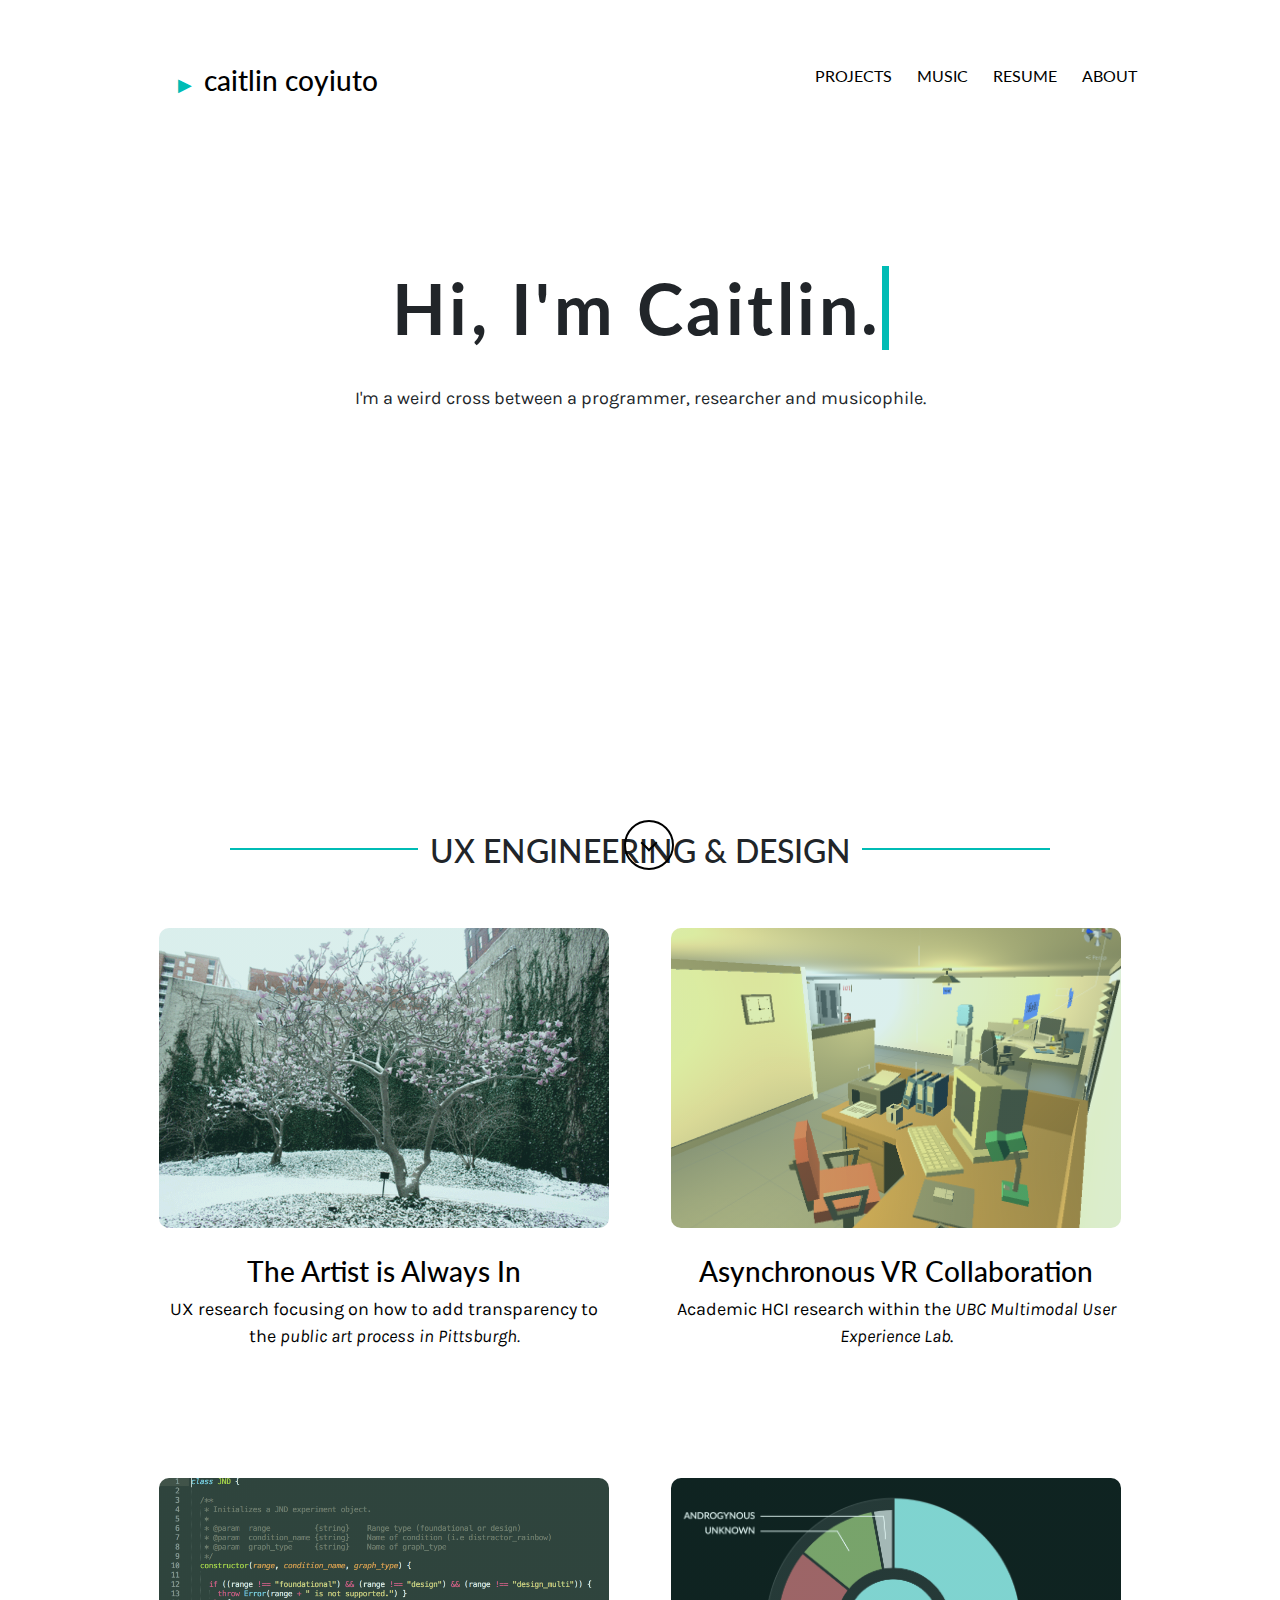
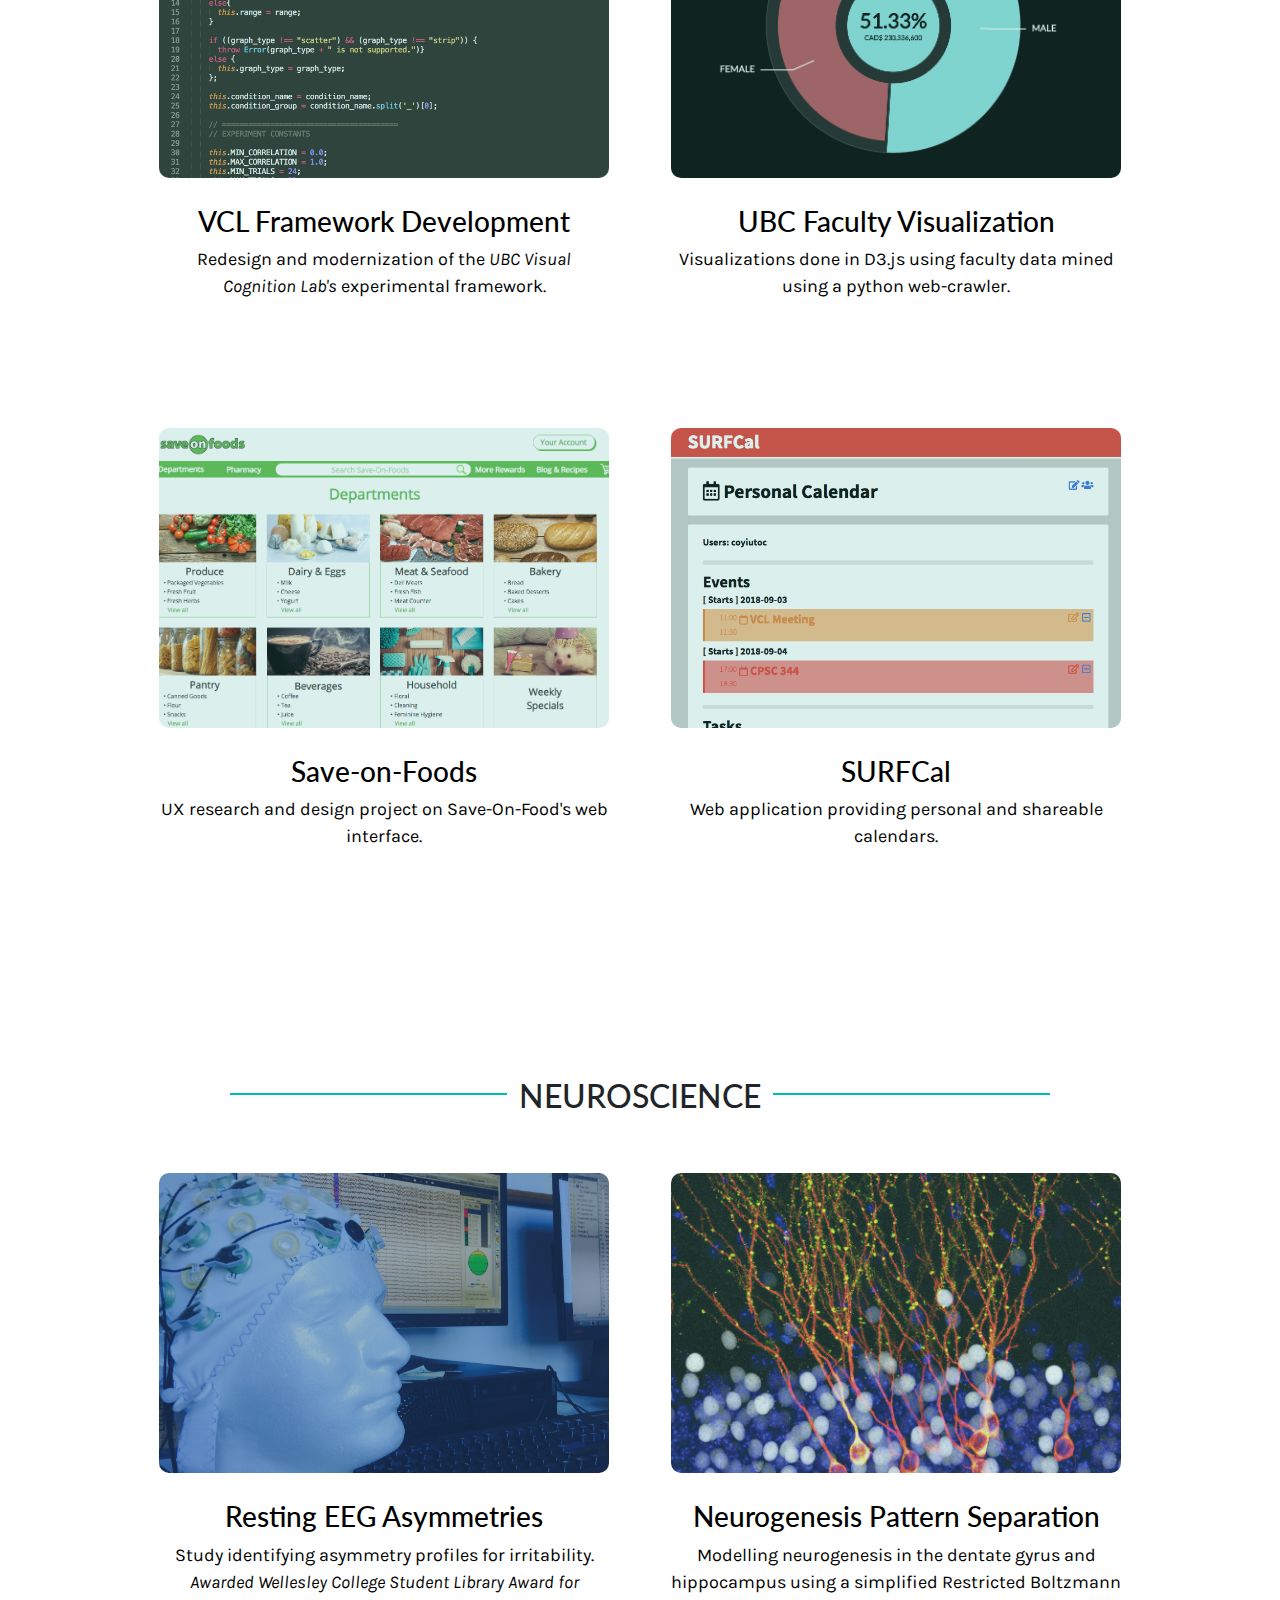
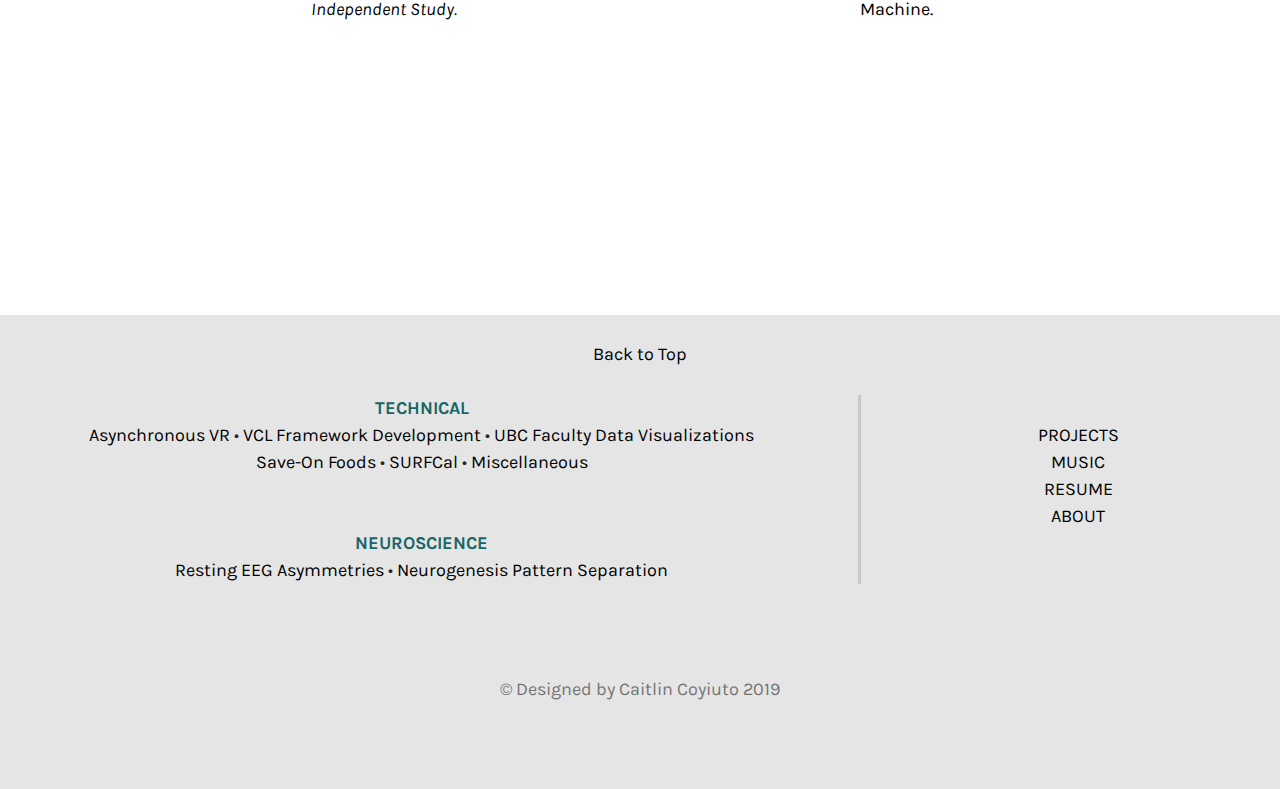
<file: index.html>
<!DOCTYPE html>
<html>
<meta charset="UTF-8">
<meta name="viewport" content="width=device-width, initial-scale=1">

<head>
	<!-- Global site tag (gtag.js) - Google Analytics -->
	<script async src="https://www.googletagmanager.com/gtag/js?id=UA-133314857-1"></script>
	<script>
	  window.dataLayer = window.dataLayer || [];
	  function gtag(){dataLayer.push(arguments);}
	  gtag('js', new Date());

	  gtag('config', 'UA-133314857-1');
	</script>

	<link rel="icon" href="imgs/CC.jpg">

	<title>Caitlin Coyiuto</title>

	<!-- Fonts -->
	<link rel="stylesheet" href="https://fonts.googleapis.com/css?family=Lato">
	<link rel="stylesheet" href="https://fonts.googleapis.com/css?family=Roboto">
	<link rel="stylesheet" href="https://fonts.googleapis.com/css?family=Karla">
	<link rel="stylesheet" href="https://fonts.googleapis.com/css?family=Lora">
	<link rel="stylesheet" href="https://fonts.googleapis.com/css?family=Merriweather">
	
  	<!-- External stylesheets -->
	<link rel="stylesheet" href="https://cdnjs.cloudflare.com/ajax/libs/font-awesome/4.7.0/css/font-awesome.min.css">
	<link rel="stylesheet" href="https://maxcdn.bootstrapcdn.com/bootstrap/4.0.0/css/bootstrap.min.css" integrity="sha384-Gn5384xqQ1aoWXA+058RXPxPg6fy4IWvTNh0E263XmFcJlSAwiGgFAW/dAiS6JXm" crossorigin="anonymous">

	<!-- Local stylesheets -->
	<link href="styles/styles.css" rel="stylesheet" type="text/css"/>

	<script src="jquery-3.3.1.min.js"></script>
	<script src="scripts.js"></script>
</head>

<body>

	<div id = "nav-bottom">
		<ul>
			<div class = "li-container">
		  		<li style = "float: left"><a class = "scroll-button" href="index.html"><h3><font size = "4.5px" color = "#00bcb5">&#9654 </font>&nbsp;caitlin coyiuto</h3></a></li>
		  	</div>
		  	<div class = "li-container">
		  		<li style = "float: right"><a href="about.html">ABOUT</a></li>
		  	</div>
		  	<div class = "li-container">
		  		<li style = "float: right"><a href="papers/resume.pdf" target="_blank">RESUME</a></li>
		  	</div>
		  	<div class = "li-container">
		  		<li style = "float: right"><a href="music.html">MUSIC</a></li>
		  	</div>
		  	<div class = "li-container">
		  		<li style = "float: right"><a class = "scroll-button" href="index.html#projects-top">PROJECTS</a></li>
		  	</div>
		</ul>
	</div>

	<div class = "intro-block">
	
		<center>	

		<div class = "typewriter"> 
			<div class = "typewriter-container">
				<h1>Hi, I'm Caitlin.</h1>
			</div>
		</div>

		<br>
		I'm a weird cross between a programmer, researcher and musicophile.
		</center>

		<div class = "scroll-button">
			<a href="#" class="scroll-down" address="true"></a>
		</div>
	</div>
	

	<div id = "projects" class = "project-container">
		<div class = "container">

			<div id = "projects-top" class = "row">
				<div class="col-xs-12 col-md-12">
					<div class = "project-header">
						<h2 class = "no-span"> UX ENGINEERING & DESIGN </h2>
					</div>
				</div>
			</div>

			<div class = "row">
				<div class="col-xs-6 col-md-6">
          <a href = "art.html#anchor-top">
              <div class = "project-block">
                <div class = "art-block"></div>
                <br>
                <h3>The Artist is Always In</h3>
                  <div class = "project-container-text">
                    UX research focusing on how to add transparency to the <i>public art process in Pittsburgh.</i>
                  </div>
              </div>
            </a>
				</div>

				<div class="col-xs-6 col-md-6">
            <a href = "asyncvr.html#anchor-top">
                <div class = "project-block">
                  <div class = "vr-block"></div>
                  <br>
                  <h3>Asynchronous VR Collaboration</h3>
                  <div class = "project-container-text">
                    Academic HCI research within the <i>UBC Multimodal User Experience Lab</i>.
                  </div>
                </div>
              </a>
				</div>
			</div>

			<div class = "row">
				<div class="col-xs-6 col-md-6">
          <a href = "vcl.html#anchor-top">
              <div class = "project-block">
                <!-- <div id = "vcl-block" class = "project-image-container">
                  <img class = "project-image" src = "imgs/vcl_eye.png"></img>
                </div> -->
                <div class = "vcl-block"></div>
                <br>
                <h3>VCL Framework Development</h3>
                <div class = "project-container-text">
                  Redesign and modernization of the <i>UBC Visual Cognition Lab's</i> experimental
                  framework.
                </div>
              </div>
            </a>
				</div>

				<div class="col-xs-6 col-md-6">
          <a href = "faculty-viz.html#anchor-top">
              <div class = "project-block">
                <!-- <div id = "surfcal-block" class = "project-image-container">
                  <img class = "project-image" src = "imgs/calendar.png"></img>
                </div> -->
                <div class = "faculty-viz-block"></div>
                <br>
                <h3>UBC Faculty Visualization</h3>
                <div class = "project-container-text">
                  Visualizations done in D3.js using faculty data mined using a python web-crawler.
                </div>
              </div>
            </a>
				</div>
			</div>

			<div class = "row">

				<div class="col-xs-6 col-md-6">
          <a href = "saveon.html#anchor-top">
              <div class = "project-block">
                <!-- <div id = "save-on-block"  class = "project-image-container">
                  <img class = "project-image" src = "imgs/grocery.png"></img>
                </div> -->
                <div class = "save-on-block"></div>
                <br>
                <h3>Save-on-Foods</h3>
                <div class = "project-container-text">
                  UX research and design project on Save-On-Food's web interface.
                </div>
              </div>
            </a>
				</div>
				<div class="col-xs-6 col-md-6">
          <a href = "surfcal.html#anchor-top">
              <div class = "project-block">
                <!-- <div id = "surfcal-block" class = "project-image-container">
                  <img class = "project-image" src = "imgs/calendar.png"></img>
                </div> -->
                <div class = "surfcal-block"></div>
                <br>
                <h3>SURFCal</h3>
                <div class = "project-container-text">
                  Web application providing personal and shareable calendars.
                </div>
              </div>
            </a>
					<!-- <a href = "misc.html#anchor-top">
						<div class = "project-block">
							<div class = "misc-block"></div>
							<br>
							<h3>Miscellaneous</h3>
							<div class = "project-container-text">
								Various other personal and academic technical projects.
							</div>
						</div>
					</a> -->
				</div>
			</div>

		</div>

		<div class = "container">

			<div class = "row">
				<div class="col-xs-12 col-md-12">
					<div class = "project-header">
						<h2 class = "no-span"> NEUROSCIENCE </h2>
					</div>
				</div>
			</div>

			<div class = "row">
				<div class="col-xs-6 col-md-6">
					<a href = "eeg.html#anchor-top">
						<div class = "project-block">
							<!-- <div id = "eeg-block" class = "project-image-container">
								<img class = "project-image" src = "imgs/eeg.png"></img>
							</div> -->
							<div class = "eeg-block"></div>
							<br>
							<h3>Resting EEG Asymmetries</h3>
							<div class = "project-container-text">
								Study identifying asymmetry profiles for irritability.
								<i>Awarded Wellesley College Student Library Award for Independent Study.</i>
							</div> 
						</div>
					</a>
				</div>

				<div class="col-xs-6 col-md-6">
					<a href = "neurogen.html#anchor-top">
						<div class = "project-block">
							<!-- <div id = "pattern-sep-block" class = "project-image-container">
								<img class = "project-image" src = "imgs/patternsep.png"></img>
							</div> -->
							<div class = "neurogen-block"></div>
							<br>
							<h3>Neurogenesis Pattern Separation</h3>
							<div class = "project-container-text">
								Modelling neurogenesis in the dentate gyrus and hippocampus using 
								a simplified Restricted Boltzmann Machine.
							</div>
						</div>
					</a>
				</div>
			</div>

		</div>
	</div>

	<div class = "footer-nav">
		<div class = "container">
			
			<div style = "text-align: center">
					<a href="#top">
						<div class = "footer-nav-link">Back to Top</div>
					</a>
				</div>
			</div>
			<br>
			<div class = "row">
				<div class="col-xs-8 col-md-8">
					<font color = "#196666"><b>TECHNICAL</b></font> 
					<br>
						<a href="asyncvr.html#anchor-top">
							<div class = "footer-nav-link">Asynchronous VR</div>
						</a>
						<span>&#8226;</span>
						<a href="vcl.html#anchor-top">
							<div class = "footer-nav-link">VCL Framework Development</div>
						</a> 
						<span>&#8226;</span>
						<a href="faculty-viz.html#anchor-top">
							<div class = "footer-nav-link">UBC Faculty Data Visualizations</div>
						</a>
						<br>
						<a href="saveon.html#anchor-top">
							<div class = "footer-nav-link">Save-On Foods</div>
						</a>
						<span>&#8226;</span>
						<a href="surfcal.html#anchor-top">
							<div class = "footer-nav-link">SURFCal</div>
						</a>
						<span>&#8226;</span>
						<a href="misc.html#anchor-top">
							<div class = "footer-nav-link">Miscellaneous</div>
						</a>
					<br>
					<br>
					<br>
					<font color = "#196666"><b>NEUROSCIENCE</b></font> 
					<br>
						<a href="eeg.html#anchor-top">
							<div class = "footer-nav-link">Resting EEG Asymmetries</div>
						</a>  
						<span>&#8226;</span>
						<a href="neurogen.html#anchor-top">
							<div class = "footer-nav-link">Neurogenesis Pattern Separation</div>
						</a>
				</div>
				<div style = "border-left: 3px solid #c9c9c9;" class="col-xs-4 col-md-4">
					<br>
					<a href="index.html#projects-top">
						<div class = "footer-nav-link">PROJECTS</div>
					</a>
					<br>
					<a href="music.html">
						<div class = "footer-nav-link">MUSIC</div>
					</a>
					<br>
					<a href="papers/resume.pdf" target="_blank">
						<div class = "footer-nav-link">RESUME</div>
					</a>
					<br>
					<a href="about.html#about-top">
						<div class = "footer-nav-link">ABOUT</div>
					</a>
				</div>
			</div>
		</div>
	</div>
	<div class = "footer">
		<div id = "footer-block">
			© Designed by Caitlin Coyiuto 2019
		</div>	
	</div> 
</body>

<script>document.body.className += ' fade-out';</script>

</html>
</file>
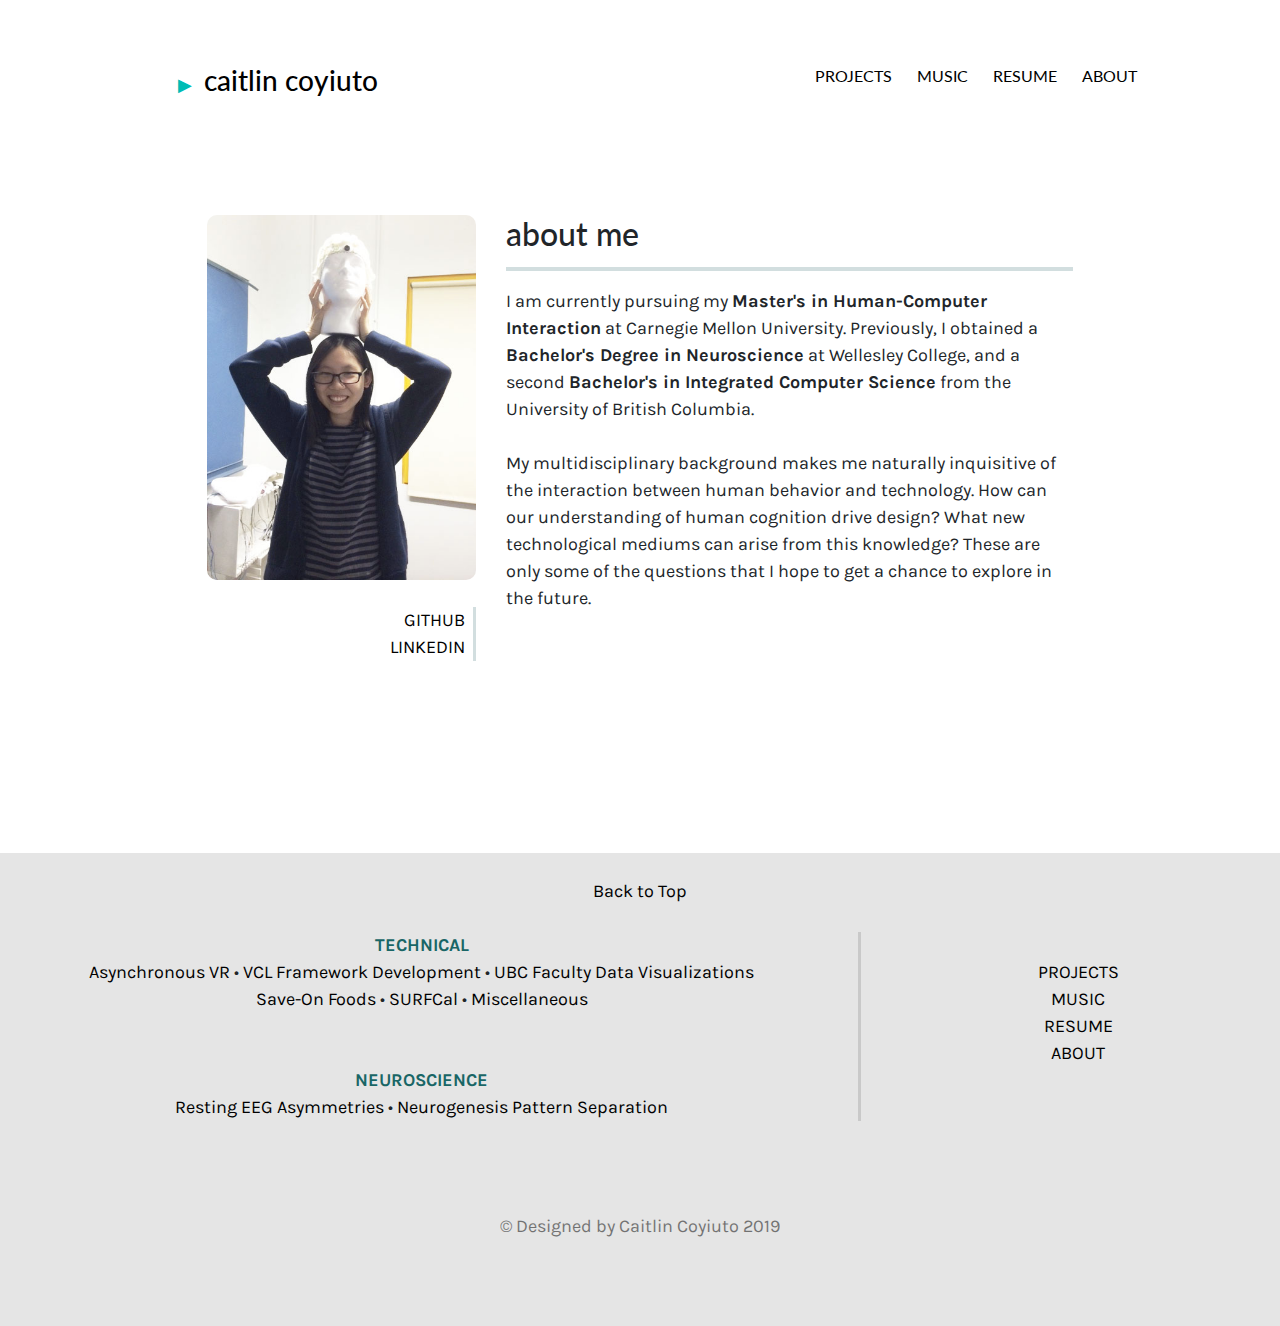
<file: about.html>
<!DOCTYPE html>
<html>
<meta charset="UTF-8">
<meta name="viewport" content="width=device-width, initial-scale=1">

<head>
	<script async src="https://www.googletagmanager.com/gtag/js?id=UA-133314857-1"></script>
	<script>
	  window.dataLayer = window.dataLayer || [];
	  function gtag(){dataLayer.push(arguments);}
	  gtag('js', new Date());

	  gtag('config', 'UA-133314857-1');
	</script>

	<link rel="icon" href="imgs/CC.jpg">

	<title>About</title>

	<!-- Fonts -->
	<link rel="stylesheet" href="https://fonts.googleapis.com/css?family=Lato">
	<link rel="stylesheet" href="https://fonts.googleapis.com/css?family=Roboto">
	<link rel="stylesheet" href="https://fonts.googleapis.com/css?family=Karla">
	<link rel="stylesheet" href="https://fonts.googleapis.com/css?family=Lora">
	<link rel="stylesheet" href="https://fonts.googleapis.com/css?family=Merriweather">

  	<!-- External stylesheets -->
	<link rel="stylesheet" href="https://cdnjs.cloudflare.com/ajax/libs/font-awesome/4.7.0/css/font-awesome.min.css">
	<link rel="stylesheet" href="https://maxcdn.bootstrapcdn.com/bootstrap/4.0.0/css/bootstrap.min.css" integrity="sha384-Gn5384xqQ1aoWXA+058RXPxPg6fy4IWvTNh0E263XmFcJlSAwiGgFAW/dAiS6JXm" crossorigin="anonymous">

	<!-- Local stylesheets -->
	<link href="styles/styles.css" rel="stylesheet" type="text/css"/>

	<script src="jquery-3.3.1.min.js"></script>
	<script src="scripts.js"></script>
</head>

<body>

	<div id = "nav-bottom">
		<ul>
			<div class = "li-container">
		  		<li style = "float: left"><a class = "scroll-button" href="index.html"><h3><font size = "4.5px" color = "#00bcb5">&#9654 </font>&nbsp;caitlin coyiuto</h3></a></li>
		  	</div>
		  	<div class = "li-container">
		  		<li style = "float: right"><a href="about.html">ABOUT</a></li>
		  	</div>
		  	<div class = "li-container">
		  		<li style = "float: right"><a href="papers/resume.pdf" target="_blank">RESUME</a></li>
		  	</div>
		  	<div class = "li-container">
		  		<li style = "float: right"><a href="music.html">MUSIC</a></li>
		  	</div>
		  	<div class = "li-container">
		  		<li style = "float: right"><a class = "scroll-button" href="index.html#projects-top">PROJECTS</a></li>
		  	</div>
		</ul>
	</div>
	
	<div class = "content-block-less-padding">	
		<div class = "container">
			<div id = "about-top" class="row">
			    <div class="col-xs-6 col-md-4">
			    	<img style = "max-width: 100%; max-height: 100%; border-radius: 10px" src = "imgs/profile_2.jpg"></img>
			    	<br>
			    	<br>
			    	<div style = "text-align: right; border-right: 3px solid #d2dedf;">
			    	<a href="https://github.com/coyiutoc" target="_blank">
						<div class = "footer-nav-link"> GITHUB &nbsp</div>
					</a> 
					<br>
					<a href="https://www.linkedin.com/in/coyiutoc" target="_blank">
						<div class = "footer-nav-link"> LINKEDIN &nbsp</div>
					</a>
				</div>
		        </div>
		        <div class="col-xs-6 col-md-8">
		        	<h2>about me</h2>
		        	<div class = "divider-light"></div>

                  I am currently pursuing my <b>Master's in Human-Computer Interaction</b> at
                  Carnegie Mellon University. Previously, I obtained a <b>Bachelor's Degree in Neuroscience</b> 
                  at Wellesley College, and a second <b>Bachelor's in Integrated Computer Science</b> from
                  the University of British Columbia.
                  <br>
                  <br>
                  My multidisciplinary background makes me naturally inquisitive of the interaction between
                  human behavior and technology. How can our understanding of human cognition drive design?
                  What new technological mediums can arise from this knowledge? These are only some of 
                  the questions that I hope to get a chance to explore in the future.
                  
		            	  <!-- In 2016, I graduated Cum Laude with a <b>Bachelor's Degree in Neuroscience</b> at
			              Wellesley College, MA, USA. While there, I got the chance to dissect sheep brains,
			              and enervated the large motor neurons of crayfish. I also worked as a 
			              research assistant in the <i>Mechanisms of Affect and Dysregulation Lab</i>
			              ("MADLab"  - pun intended), where I used EEG to identify a frontal asymmetry profile
			              associated with irritability.
			              <br>
			              <br>
			              Currently, I'm finishing my second <b>Bachelor's in Integrated Computer Science</b>
			              at the University of British Columbia, which has now given me the ability to build 
			              and create applications from ground zero. I am a 
			              member of UBC's <i>Visual Cognition Lab</i>, where I help build new visualization experiments
			              that test our ability to assess correlation, and I am assisting in redesigning their current experimental framework. I am also a part of the <i>Multimodal User Experience Lab</i> where I am involved in HCI research investigating asynchronous collaboration in virtual reality.
			              <br>
			              <br>
			              My multidisciplinary background makes me naturally inquisitive of the interaction between
			              human behavior and technology. How can our understanding of human cognition drive design?
			              What new technological mediums can arise from this knowledge? These are only some of 
			              the questions that I hope to get a chance to explore in the future. -->
		        </div>

			 </div>
		</div>
	</div>

	<div class = "footer-nav">
		<div class = "container">
			
			<div style = "text-align: center">
					<a href="#top">
						<div class = "footer-nav-link">Back to Top</div>
					</a>
				</div>
			</div>
			<br>
			<div class = "row">
				<div class="col-xs-8 col-md-8">
					<font color = "#196666"><b>TECHNICAL</b></font> 
					<br>
						<a href="asyncvr.html#anchor-top">
							<div class = "footer-nav-link">Asynchronous VR</div>
						</a>
						<span>&#8226;</span>
						<a href="vcl.html#anchor-top">
							<div class = "footer-nav-link">VCL Framework Development</div>
						</a> 
						<span>&#8226;</span>
						<a href="faculty-viz.html#anchor-top">
							<div class = "footer-nav-link">UBC Faculty Data Visualizations</div>
						</a>
						<br>
						<a href="saveon.html#anchor-top">
							<div class = "footer-nav-link">Save-On Foods</div>
						</a>
						<span>&#8226;</span>
						<a href="surfcal.html#anchor-top">
							<div class = "footer-nav-link">SURFCal</div>
						</a>
						<span>&#8226;</span>
						<a href="misc.html#anchor-top">
							<div class = "footer-nav-link">Miscellaneous</div>
						</a>
					<br>
					<br>
					<br>
					<font color = "#196666"><b>NEUROSCIENCE</b></font> 
					<br>
						<a href="eeg.html#anchor-top">
							<div class = "footer-nav-link">Resting EEG Asymmetries</div>
						</a>  
						<span>&#8226;</span>
						<a href="neurogen.html#anchor-top">
							<div class = "footer-nav-link">Neurogenesis Pattern Separation</div>
						</a>
				</div>
				<div style = "border-left: 3px solid #c9c9c9;" class="col-xs-4 col-md-4">
					<br>
					<a href="index.html#projects-top">
						<div class = "footer-nav-link">PROJECTS</div>
					</a>
					<br>
					<a href="music.html">
						<div class = "footer-nav-link">MUSIC</div>
					</a>
					<br>
					<a href="papers/resume.pdf" target="_blank">
						<div class = "footer-nav-link">RESUME</div>
					</a>
					<br>
					<a href="about.html#about-top">
						<div class = "footer-nav-link">ABOUT</div>
					</a>
				</div>
			</div>
		</div>
	</div>
	<div class = "footer">
		<div id = "footer-block">
			© Designed by Caitlin Coyiuto 2019
		</div>	
	</div> 
</body>

<script>document.body.className += ' fade-out';</script>

</html>
</file>
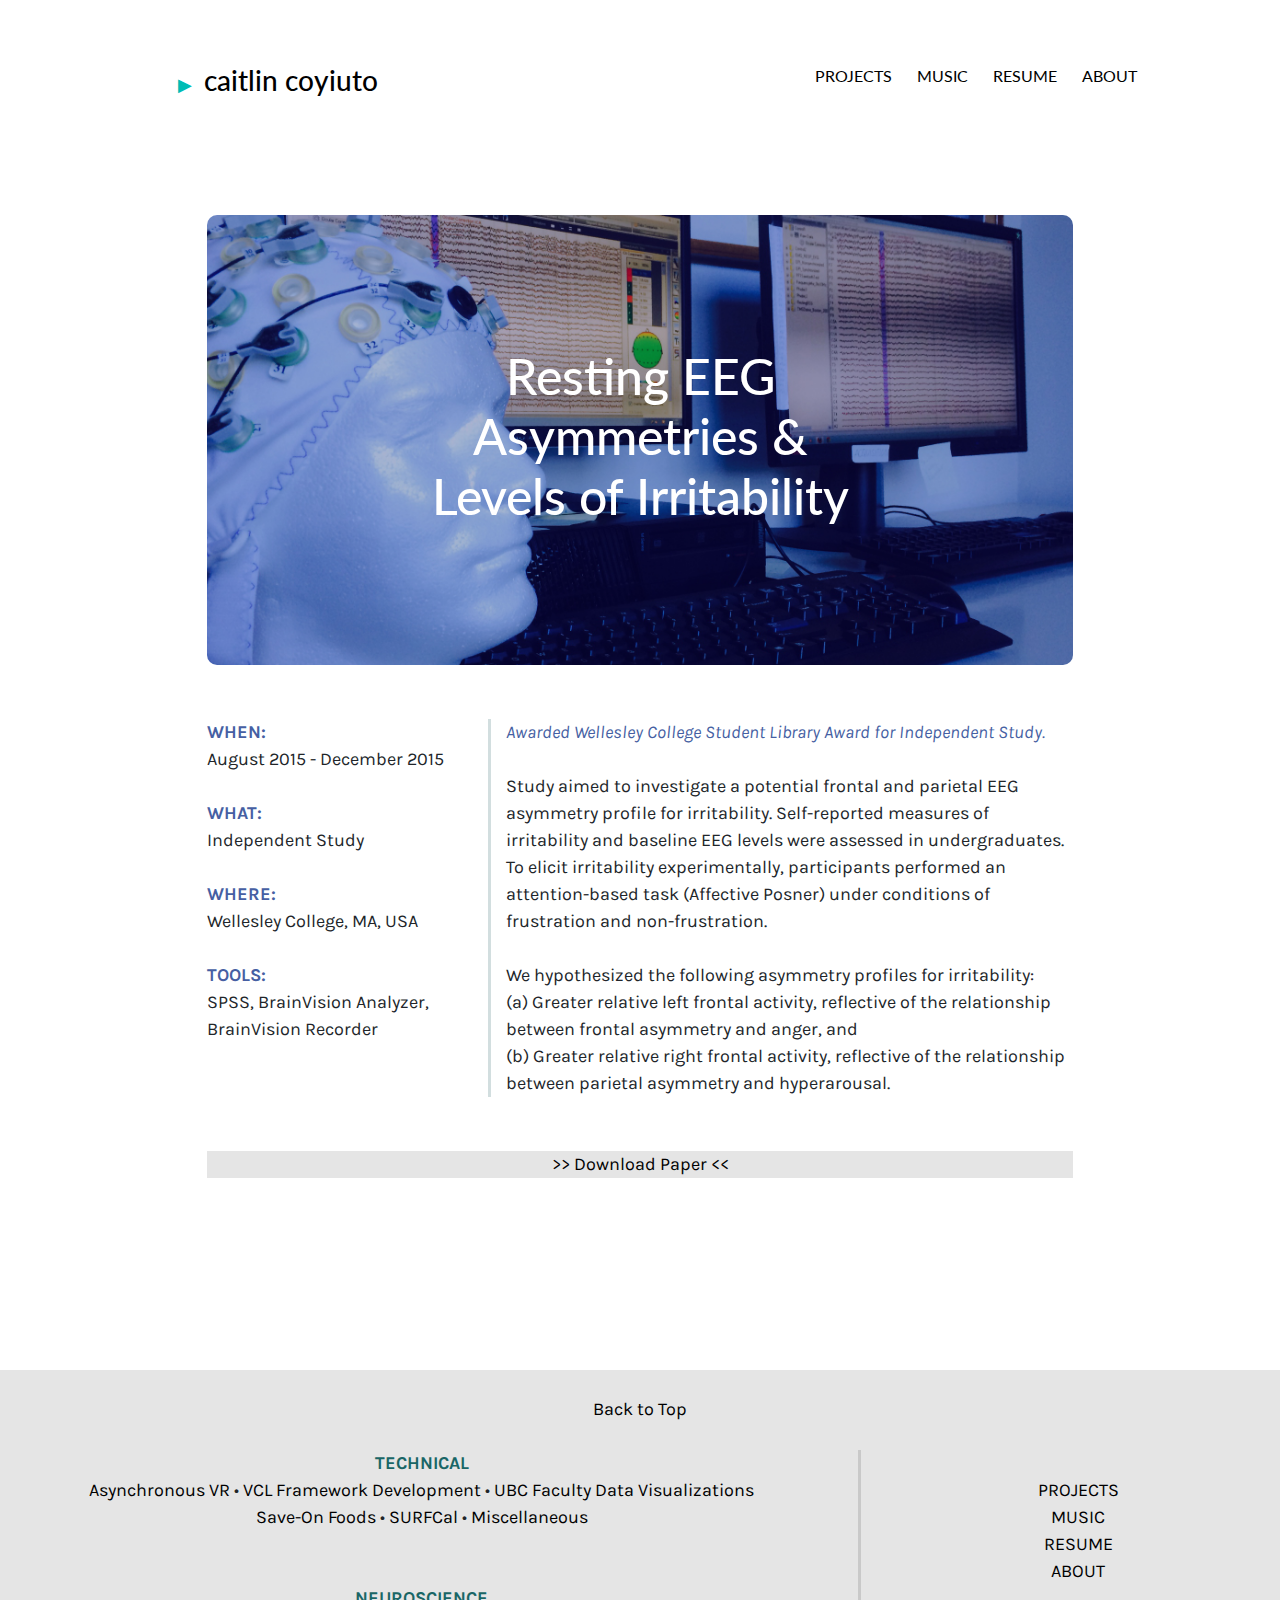
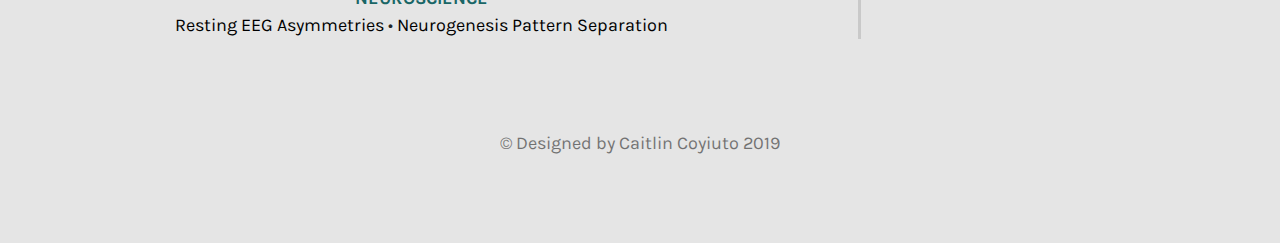
<file: eeg.html>
<!DOCTYPE html>
<html>
<meta charset="UTF-8">
<meta name="viewport" content="width=device-width, initial-scale=1">

<head>
	<script async src="https://www.googletagmanager.com/gtag/js?id=UA-133314857-1"></script>
	<script>
	  window.dataLayer = window.dataLayer || [];
	  function gtag(){dataLayer.push(arguments);}
	  gtag('js', new Date());

	  gtag('config', 'UA-133314857-1');
	</script>

	<link rel="icon" href="imgs/CC.jpg">
	
	<title>Resting EEG Asymmetries</title>

	<!-- Fonts -->
	<link rel="stylesheet" href="https://fonts.googleapis.com/css?family=Lato">
	<link rel="stylesheet" href="https://fonts.googleapis.com/css?family=Roboto">
	<link rel="stylesheet" href="https://fonts.googleapis.com/css?family=Karla">
	<link rel="stylesheet" href="https://fonts.googleapis.com/css?family=Lora">
	<link rel="stylesheet" href="https://fonts.googleapis.com/css?family=Merriweather">

  	<!-- External stylesheets -->
	<link rel="stylesheet" href="https://cdnjs.cloudflare.com/ajax/libs/font-awesome/4.7.0/css/font-awesome.min.css">
	<link rel="stylesheet" href="https://maxcdn.bootstrapcdn.com/bootstrap/4.0.0/css/bootstrap.min.css" integrity="sha384-Gn5384xqQ1aoWXA+058RXPxPg6fy4IWvTNh0E263XmFcJlSAwiGgFAW/dAiS6JXm" crossorigin="anonymous">

	<!-- Local stylesheets -->
	<link href="styles/styles.css" rel="stylesheet" type="text/css"/>

	<script src="jquery-3.3.1.min.js"></script>
	<script src="scripts.js"></script>
</head>

<body>
	<div id = "nav-bottom">
		<ul>
			<div class = "li-container">
		  		<li style = "float: left"><a class = "scroll-button" href="index.html"><h3><font size = "4.5px" color = "#00bcb5">&#9654 </font>&nbsp;caitlin coyiuto</h3></a></li>
		  	</div>
		  	<div class = "li-container">
		  		<li style = "float: right"><a href="about.html">ABOUT</a></li>
		  	</div>
		  	<div class = "li-container">
		  		<li style = "float: right"><a href="papers/resume.pdf" target="_blank">RESUME</a></li>
		  	</div>
		  	<div class = "li-container">
		  		<li style = "float: right"><a href="music.html">MUSIC</a></li>
		  	</div>
		  	<div class = "li-container">
		  		<li style = "float: right"><a class = "scroll-button" href="index.html#projects-top">PROJECTS</a></li>
		  	</div>
		</ul>
	</div>
	
	<div id = "anchor-top" class = "content-block-less-padding">
		<div class = "container">
			<div class = "row">
				<div class="col-xs-12 col-md-12">
					<!-- <div style = "height: 40vh; border-radius: 10px; background-color: #000000; overflow:hidden">
						<img src = "imgs/eeg_wide.jpg"></img>
					</div> -->
					<div class = "project-header-block">
  						<img src="imgs/madlab.jpg" alt="Norway" style="border-radius: 10px;width:100%;height:100%;object-fit:cover;">
  						<div class="centered"><h4> <center>Resting EEG Asymmetries & Levels of Irritability </center></h4></div>
  					</div>
				</div>
			</div>
			<br>
			<br>
			<div class = "row">
				<div class="col-xs-12 col-md-12">
<!-- 					<h2> <center>Resting EEG Asymmetries & Levels of Irritability </center></h2>
					<br>
					<div class = "divider"></div>
					<br> -->
					<div class = "row">
						<div style = "border-right: 3px solid #d2dedf;" class="col-xs-4 col-md-4">
							<font color = "#465fa3"><b> WHEN: </b></font> <br>
							August 2015 - December 2015
							<br>
							<br>
							<font color = "#465fa3"><b> WHAT: </b></font> <br>
							Independent Study
							<br>
							<br>
							<font color = "#465fa3"><b> WHERE: </b></font><br>
							Wellesley College, MA, USA
							<br>
							<br>
							<font color = "#465fa3"><b> TOOLS: </b></font><br>  SPSS, BrainVision Analyzer, BrainVision Recorder						
						</div>
						<div class="col-xs-8 col-md-8">
							<font color = "#465fa3"><i>Awarded Wellesley College Student Library Award for Independent Study.</i></font>
							<br>
							<br>
							Study aimed to investigate a potential frontal and parietal EEG asymmetry profile for irritability. Self-reported measures of irritability and baseline EEG levels were assessed in undergraduates. To elicit irritability experimentally, participants performed an attention-based task (Affective Posner) under conditions of frustration and non-frustration.
							<br>
							<br>
							We hypothesized the following asymmetry profiles for irritability:
							<br>
							(a) Greater relative left frontal activity, reflective of the relationship between frontal asymmetry and anger, and
							<br>
							(b) Greater relative right frontal activity, reflective of the relationship between parietal asymmetry and hyperarousal.
						</div>
					</div>
					<br>
					<br>
					<div class = "row">
						<div class="col-xs-12 col-md-12">
							<a href="http://repository.wellesley.edu/library_awards/16/" target="_blank">
								<div class = "project-link">
									>> Download Paper <<
								</div>
							</a>
						</div>
					</div>
				</div>

			</div>
		</div>
	</div>

	<div class = "footer-nav">
		<div class = "container">
			
			<div style = "text-align: center">
					<a href="#top">
						<div class = "footer-nav-link">Back to Top</div>
					</a>
				</div>
			</div>
			<br>
			<div class = "row">
				<div class="col-xs-8 col-md-8">
					<font color = "#196666"><b>TECHNICAL</b></font> 
					<br>
						<a href="asyncvr.html#anchor-top">
							<div class = "footer-nav-link">Asynchronous VR</div>
						</a>
						<span>&#8226;</span>
						<a href="vcl.html#anchor-top">
							<div class = "footer-nav-link">VCL Framework Development</div>
						</a> 
						<span>&#8226;</span>
						<a href="faculty-viz.html#anchor-top">
							<div class = "footer-nav-link">UBC Faculty Data Visualizations</div>
						</a>
						<br>
						<a href="saveon.html#anchor-top">
							<div class = "footer-nav-link">Save-On Foods</div>
						</a>
						<span>&#8226;</span>
						<a href="surfcal.html#anchor-top">
							<div class = "footer-nav-link">SURFCal</div>
						</a>
						<span>&#8226;</span>
						<a href="misc.html#anchor-top">
							<div class = "footer-nav-link">Miscellaneous</div>
						</a>
					<br>
					<br>
					<br>
					<font color = "#196666"><b>NEUROSCIENCE</b></font> 
					<br>
						<a href="eeg.html#anchor-top">
							<div class = "footer-nav-link">Resting EEG Asymmetries</div>
						</a>  
						<span>&#8226;</span>
						<a href="neurogen.html#anchor-top">
							<div class = "footer-nav-link">Neurogenesis Pattern Separation</div>
						</a>
				</div>
				<div style = "border-left: 3px solid #c9c9c9;" class="col-xs-4 col-md-4">
					<br>
					<a href="index.html#projects-top">
						<div class = "footer-nav-link">PROJECTS</div>
					</a>
					<br>
					<a href="music.html">
						<div class = "footer-nav-link">MUSIC</div>
					</a>
					<br>
					<a href="papers/resume.pdf" target="_blank">
						<div class = "footer-nav-link">RESUME</div>
					</a>
					<br>
					<a href="about.html#about-top">
						<div class = "footer-nav-link">ABOUT</div>
					</a>
				</div>
			</div>
		</div>
	</div>
	<div class = "footer">
		<div id = "footer-block">
			© Designed by Caitlin Coyiuto 2019
		</div>	
	</div> 
</body>

<script>document.body.className += ' fade-out';</script>

</html>
</file>
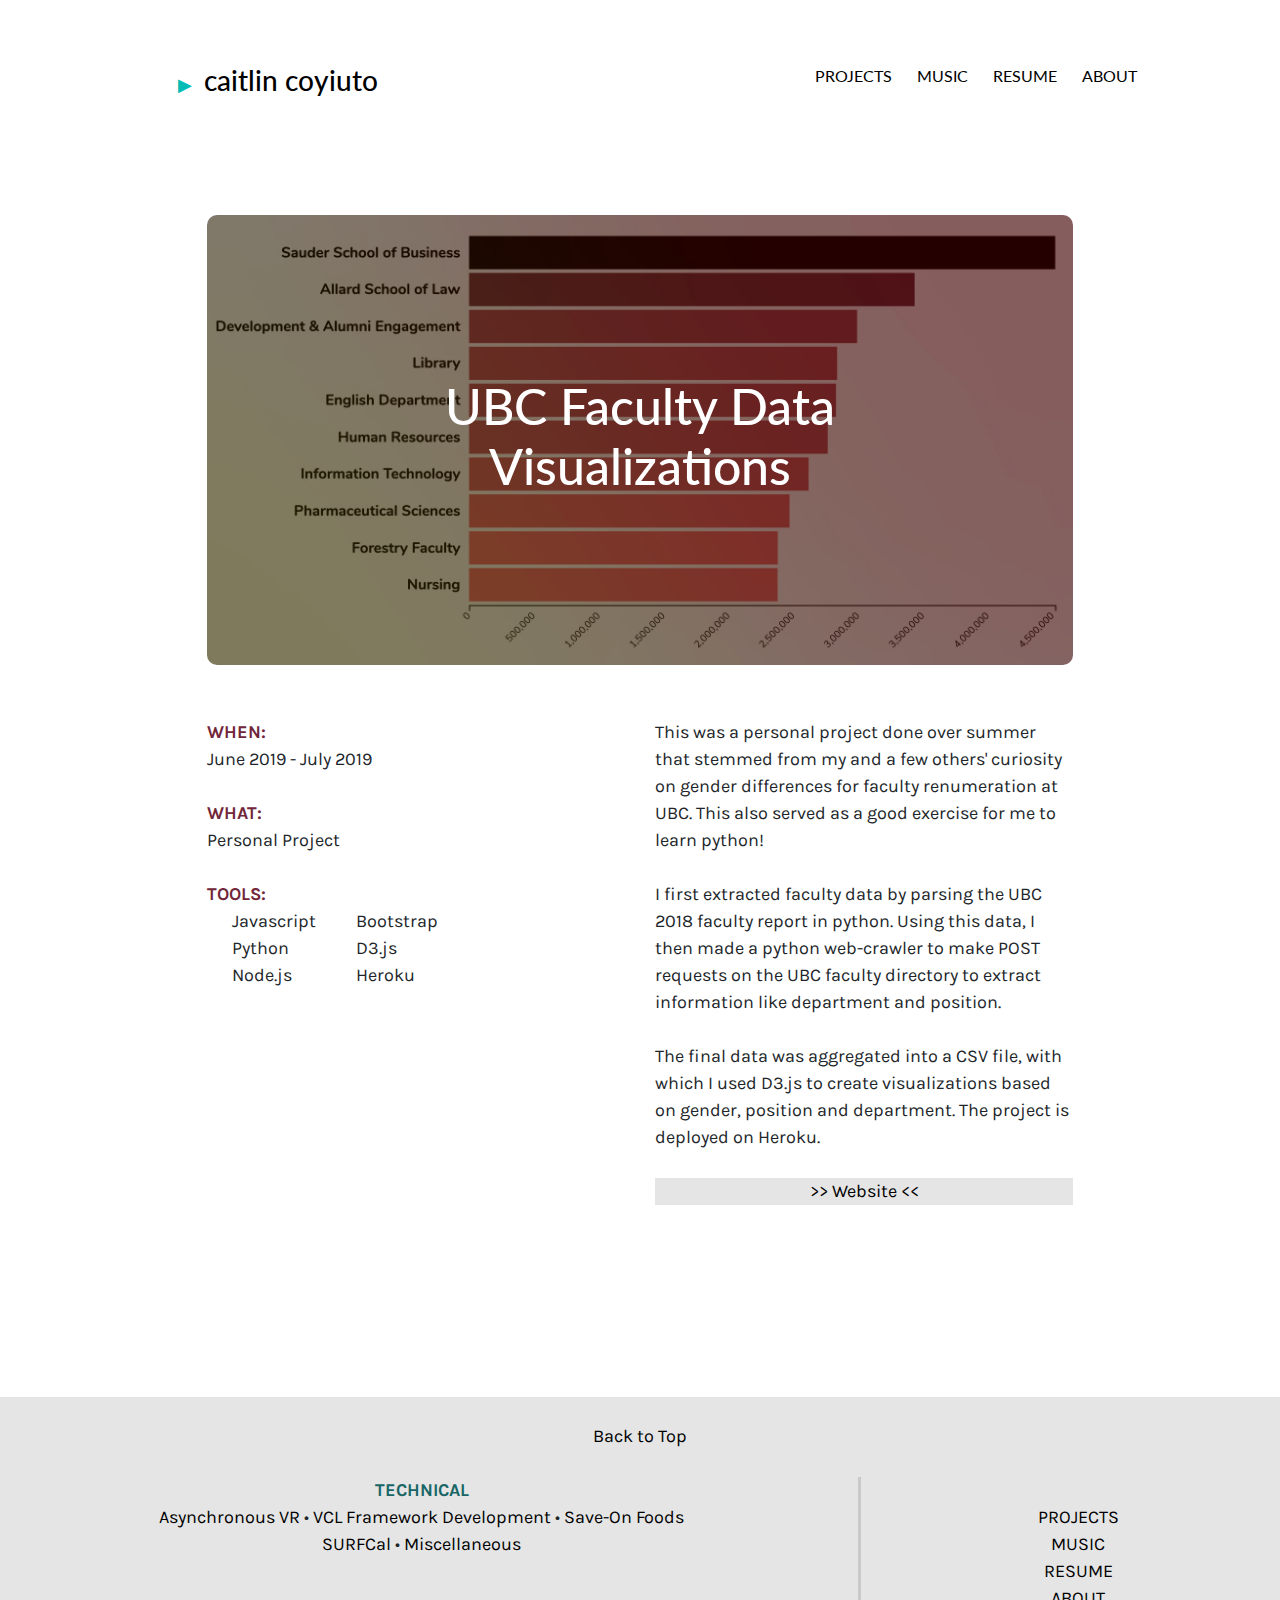
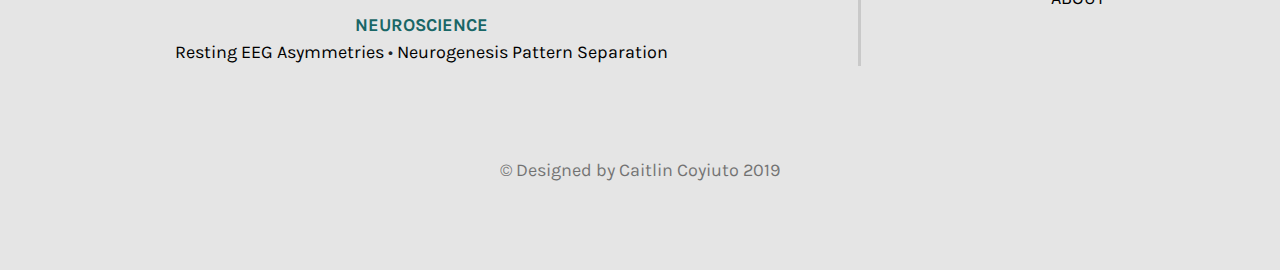
<file: faculty-viz.html>
<!DOCTYPE html>
<html>
<meta charset="UTF-8">
<meta name="viewport" content="width=device-width, initial-scale=1">

<head>
	<script async src="https://www.googletagmanager.com/gtag/js?id=UA-133314857-1"></script>
	<script>
	  window.dataLayer = window.dataLayer || [];
	  function gtag(){dataLayer.push(arguments);}
	  gtag('js', new Date());

	  gtag('config', 'UA-133314857-1');
	</script>
	
	<link rel="icon" href="imgs/CC.jpg">
	
	<title>UBC Faculty Data Visualizations</title>

	<!-- Fonts -->
	<link rel="stylesheet" href="https://fonts.googleapis.com/css?family=Lato">
	<link rel="stylesheet" href="https://fonts.googleapis.com/css?family=Roboto">
	<link rel="stylesheet" href="https://fonts.googleapis.com/css?family=Karla">
	<link rel="stylesheet" href="https://fonts.googleapis.com/css?family=Lora">
	<link rel="stylesheet" href="https://fonts.googleapis.com/css?family=Merriweather">

  	<!-- External stylesheets -->
	<link rel="stylesheet" href="https://cdnjs.cloudflare.com/ajax/libs/font-awesome/4.7.0/css/font-awesome.min.css">
	<link rel="stylesheet" href="https://maxcdn.bootstrapcdn.com/bootstrap/4.0.0/css/bootstrap.min.css" integrity="sha384-Gn5384xqQ1aoWXA+058RXPxPg6fy4IWvTNh0E263XmFcJlSAwiGgFAW/dAiS6JXm" crossorigin="anonymous">

	<!-- Local stylesheets -->
	<link href="styles/styles.css" rel="stylesheet" type="text/css"/>

	<script src="jquery-3.3.1.min.js"></script>
	<script src="scripts.js"></script>
</head>

<body>

	<div id = "nav-bottom">
		<ul>
			<div class = "li-container">
		  		<li style = "float: left"><a class = "scroll-button" href="index.html"><h3><font size = "4.5px" color = "#00bcb5">&#9654 </font>&nbsp;caitlin coyiuto</h3></a></li>
		  	</div>
		  	<div class = "li-container">
		  		<li style = "float: right"><a href="about.html">ABOUT</a></li>
		  	</div>
		  	<div class = "li-container">
		  		<li style = "float: right"><a href="papers/resume.pdf" target="_blank">RESUME</a></li>
		  	</div>
		  	<div class = "li-container">
		  		<li style = "float: right"><a href="music.html">MUSIC</a></li>
		  	</div>
		  	<div class = "li-container">
		  		<li style = "float: right"><a class = "scroll-button" href="index.html#projects-top">PROJECTS</a></li>
		  	</div>
		</ul>
	</div>
	
	<div id = "anchor-top" class = "content-block-less-padding">
		<div class = "container">
			<div class = "row">
				<div class="col-xs-12 col-md-12">
<!-- 					<div style = "border-radius: 10px; height: 100px; background-color: #000000; overflow:hidden">
						<img src = "imgs/vcl_strip_wide.jpg"></img>
					</div> -->
					<div class = "project-header-block">
  						<img src="imgs/faculty-viz-header.png" alt="Norway" style="border-radius: 10px;width:100%;height:100%;object-fit:cover; opacity: ">
  						<div class="centered"><h4> <center>UBC Faculty Data Visualizations</center></h4></div>
  					</div>
				</div>
			</div>
			<br>
			<br>
			<div class = "row">
				<div class="col-xs-12 col-md-12">
					<div class = "row">
						<div class="col-xs-6 col-md-6">
							<font color = "#722639"><b> WHEN: </b></font><br>
							June 2019 - July 2019
							<br>
							<br>
							<font color = "#722639"><b> WHAT: </b></font><br>
							Personal Project
							<br>
							<br>
							<font color = "#722639"><b> TOOLS: </b></font><br>	
							<div class = "row">
								<ul>
								  <li>Javascript</li>
								  <li>Python</li>
								  <li>Node.js</li>
								</ul>
								</p>
								<ul >
								  <li>Bootstrap</li>
								  <li>D3.js</li>
								  <li>Heroku</li>
								</ul>
								</p>
							</div>	
						</div>
						<div class="col-xs-6 col-md-6">
							This was a personal project done over summer that stemmed from my and a few others' curiosity on gender differences for faculty renumeration at UBC. This also served as a good exercise for me to learn python!
							<br>
							<br>
							I first extracted faculty data by parsing the UBC 2018 faculty report in python. Using this data, I then made a python web-crawler to make POST requests on the UBC faculty directory to extract information like department and position.
							<br>
							<br>
							The final data was aggregated into a CSV file, with which I used D3.js to create visualizations based on gender, position and department. The project is deployed on Heroku.
							<br>
							<br>
							<a href="https://ubc-faculty-viz.herokuapp.com/" div id = "gitlink">
								<div class = "project-link">
						        	>> Website <<
						    	</div>
						    </a>
						</div>
					</div>
				</div>
			</div>
		</div>
	</div>

	<div class = "footer-nav">
		<div class = "container">
			
			<div style = "text-align: center">
					<a href="#">
						<div class = "footer-nav-link">Back to Top</div>
					</a>
				</div>
			</div>
			<br>
			<div class = "row">
				<div class="col-xs-8 col-md-8">
					<font color = "#196666"><b>TECHNICAL</b></font> 
					<br>
						<a href="asyncvr.html#anchor-top">
							<div class = "footer-nav-link">Asynchronous VR</div>
						</a>
						<span>&#8226;</span>
						<a href="vcl.html#anchor-top">
							<div class = "footer-nav-link">VCL Framework Development</div>
						</a> 
						<span>&#8226;</span>
						<a href="saveon.html#anchor-top">
							<div class = "footer-nav-link">Save-On Foods</div>
						</a>
						<br>
						<a href="surfcal.html#anchor-top">
							<div class = "footer-nav-link">SURFCal</div>
						</a>
						<span>&#8226;</span>
						<a href="misc.html#anchor-top">
							<div class = "footer-nav-link">Miscellaneous</div>
						</a>
					<br>
					<br>
					<br>
					<font color = "#196666"><b>NEUROSCIENCE</b></font> 
					<br>
						<a href="eeg.html#anchor-top">
							<div class = "footer-nav-link">Resting EEG Asymmetries</div>
						</a>  
						<span>&#8226;</span>
						<a href="neurogen.html#anchor-top">
							<div class = "footer-nav-link">Neurogenesis Pattern Separation</div>
						</a>
				</div>
				<div style = "border-left: 3px solid #c9c9c9;" class="col-xs-4 col-md-4">
					<br>
					<a href="index.html#projects-top">
						<div class = "footer-nav-link">PROJECTS</div>
					</a>
					<br>
					<a href="music.html">
						<div class = "footer-nav-link">MUSIC</div>
					</a>
					<br>
					<a href="papers/resume.pdf" target="_blank">
						<div class = "footer-nav-link">RESUME</div>
					</a>
					<br>
					<a href="about.html#about-top">
						<div class = "footer-nav-link">ABOUT</div>
					</a>
				</div>
			</div>
		</div>
	</div>
	<div class = "footer">
		<div id = "footer-block">
			© Designed by Caitlin Coyiuto 2019
		</div>	
	</div> 
</body>

<script>document.body.className += ' fade-out';</script>

</html>
</file>
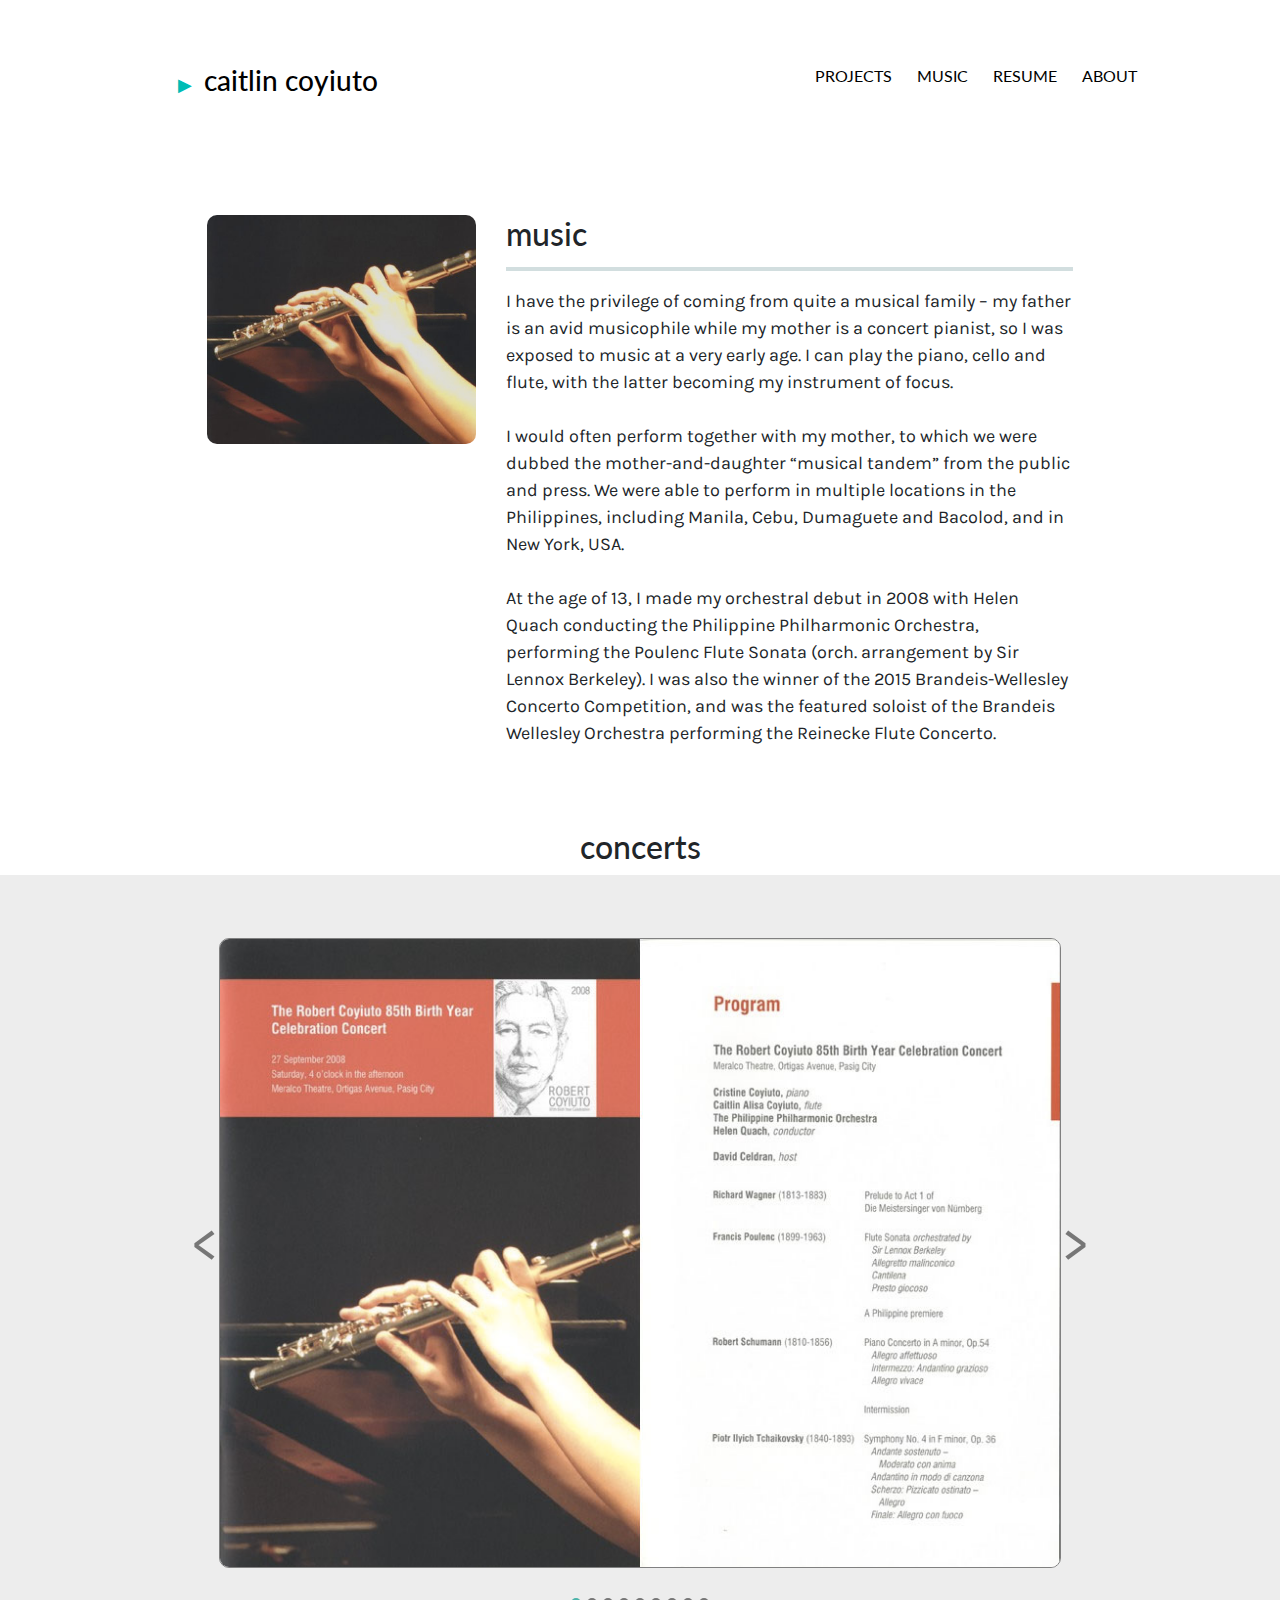
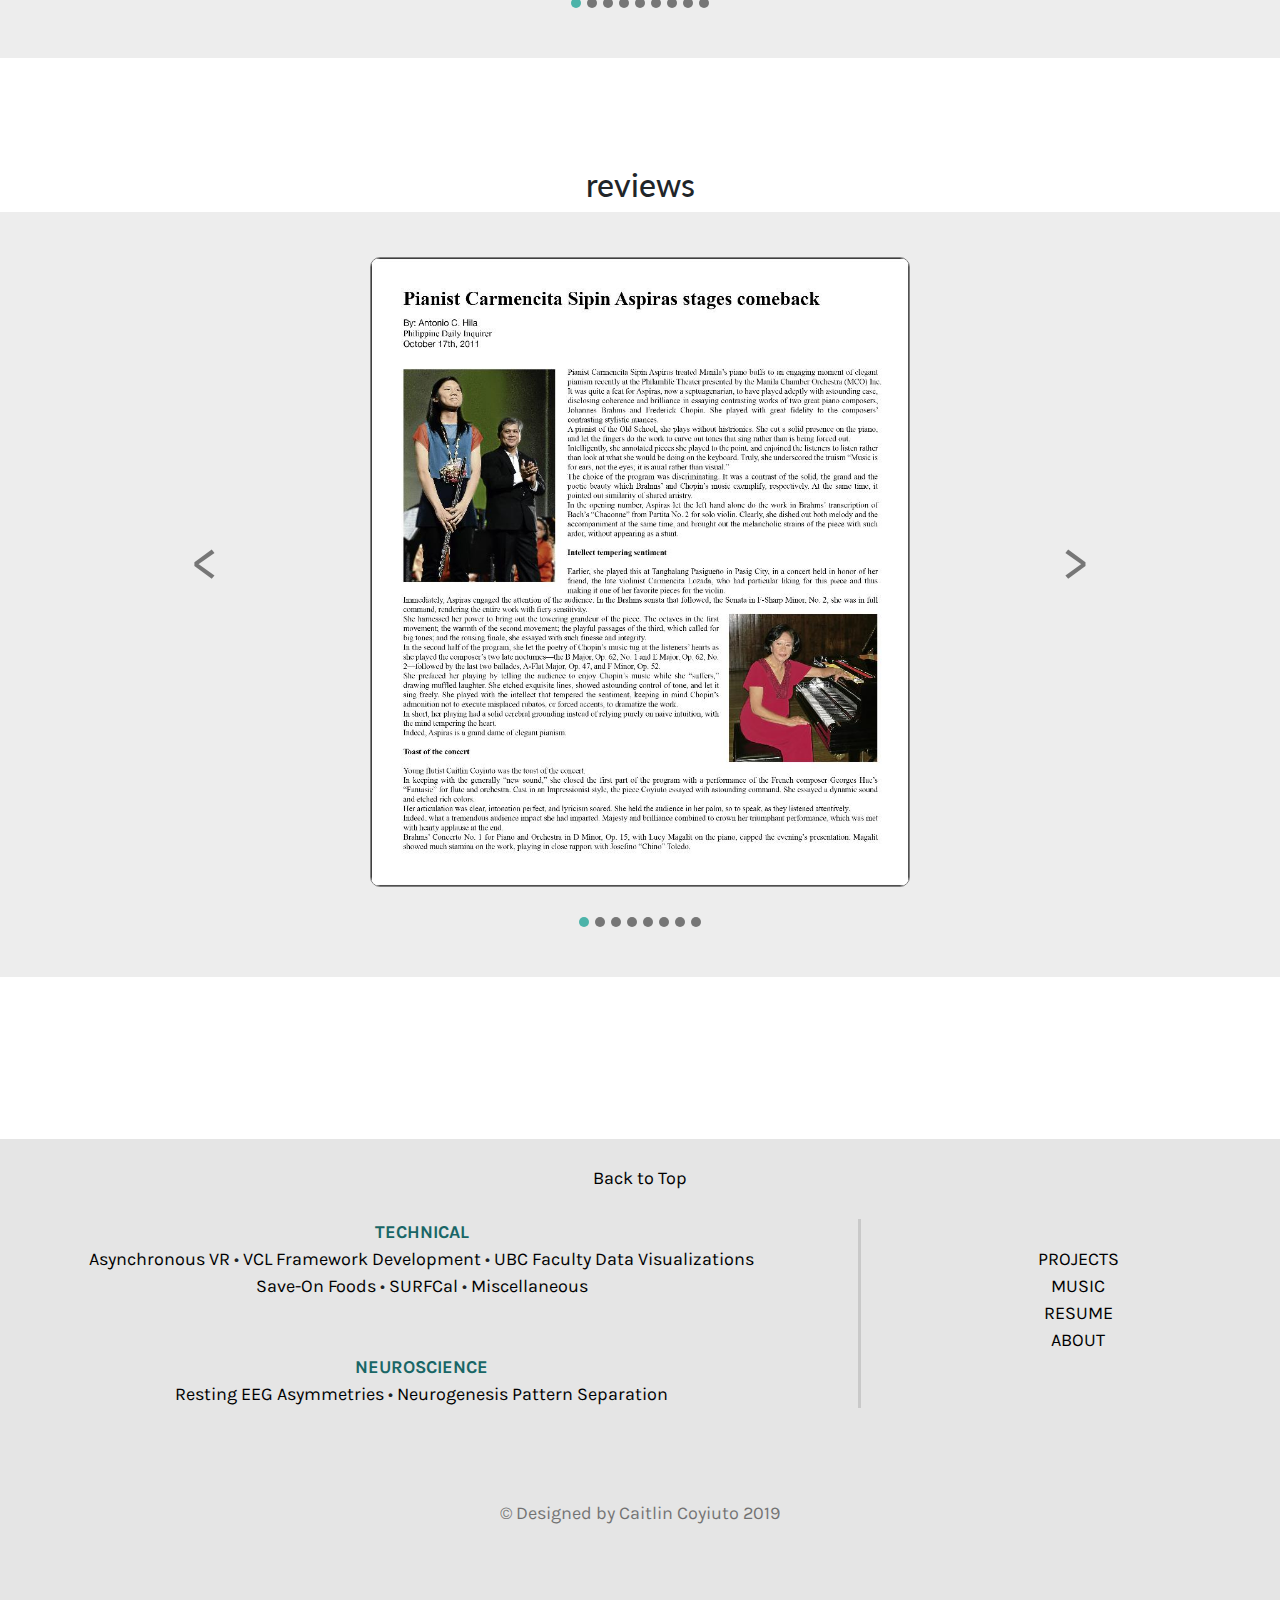
<file: music.html>
<!DOCTYPE html>
<html>
<meta charset="UTF-8">
<meta name="viewport" content="width=device-width, initial-scale=1">

<head>
	<script async src="https://www.googletagmanager.com/gtag/js?id=UA-133314857-1"></script>
	<script>
	  window.dataLayer = window.dataLayer || [];
	  function gtag(){dataLayer.push(arguments);}
	  gtag('js', new Date());

	  gtag('config', 'UA-133314857-1');
	</script>

	<link rel="icon" href="imgs/CC.jpg">

	<title>Music</title>

	<!-- Fonts -->
	<link rel="stylesheet" href="https://fonts.googleapis.com/css?family=Lato">
	<link rel="stylesheet" href="https://fonts.googleapis.com/css?family=Roboto">
	<link rel="stylesheet" href="https://fonts.googleapis.com/css?family=Karla">
	<link rel="stylesheet" href="https://fonts.googleapis.com/css?family=Lora">
	<link rel="stylesheet" href="https://fonts.googleapis.com/css?family=Merriweather">

  	<!-- External stylesheets -->
	<link rel="stylesheet" href="https://cdnjs.cloudflare.com/ajax/libs/font-awesome/4.7.0/css/font-awesome.min.css">

	<link rel="stylesheet" href="https://maxcdn.bootstrapcdn.com/bootstrap/4.1.3/css/bootstrap.min.css">
  	<script src="https://ajax.googleapis.com/ajax/libs/jquery/3.3.1/jquery.min.js"></script>
  	<script src="https://cdnjs.cloudflare.com/ajax/libs/popper.js/1.14.3/umd/popper.min.js"></script>
	 <script src="https://maxcdn.bootstrapcdn.com/bootstrap/4.1.3/js/bootstrap.min.js"></script>

	<!-- Local stylesheets -->
	<link href="styles/styles.css" rel="stylesheet" type="text/css"/>

	<script src="jquery-3.3.1.min.js"></script>
	<script src="scripts.js"></script>
</head>

<body>

	<div id = "nav-bottom">
		<ul>
			<div class = "li-container">
		  		<li style = "float: left"><a class = "scroll-button" href="index.html"><h3><font size = "4.5px" color = "#00bcb5">&#9654 </font>&nbsp;caitlin coyiuto</h3></a></li>
		  	</div>
		  	<div class = "li-container">
		  		<li style = "float: right"><a href="about.html">ABOUT</a></li>
		  	</div>
		  	<div class = "li-container">
		  		<li style = "float: right"><a href="papers/resume.pdf" target="_blank">RESUME</a></li>
		  	</div>
		  	<div class = "li-container">
		  		<li style = "float: right"><a href="music.html">MUSIC</a></li>
		  	</div>
		  	<div class = "li-container">
		  		<li style = "float: right"><a class = "scroll-button" href="index.html#projects-top">PROJECTS</a></li>
		  	</div>
		</ul>
	</div>

	<div class = "content-block-less-padding" style = "padding-bottom: 0">	
		<div class = "container">
			<div id = "music-top" class="row">
			    <div class="col-xs-6 col-md-4">
			    	<img style = "max-width: 100%; max-height: 100%; border-radius: 10px" src = "imgs/music/flute.jpg"></img>
		        </div>
		        <div class="col-xs-6 col-md-8">
		        	<h2>music</h2>
		        	<div class = "divider-light"></div>
		             	I have the privilege of coming from quite a musical family – my father is an avid musicophile while my mother is a concert pianist, so I was exposed to music at a very early age. I can play the piano, cello and flute, with the latter becoming my instrument of focus.
		             	<br>
		             	<br>
						I would often perform together with my mother, to which we were dubbed the mother-and-daughter “musical tandem” from the public and press. We were able to perform in multiple locations in the Philippines, including Manila, Cebu, Dumaguete and Bacolod, and in New York, USA.  
						<br>
						<br>
						At the age of 13, I made my orchestral debut in 2008 with Helen Quach conducting the Philippine Philharmonic Orchestra, performing the Poulenc Flute Sonata (orch. arrangement by Sir Lennox Berkeley). I was also the winner of the 2015 Brandeis-Wellesley Concerto Competition, and was the featured soloist of the Brandeis Wellesley Orchestra performing the Reinecke Flute Concerto. 
		        </div>
			</div>
			<br>
			<br>
		</div>
	</div>
	<br>
	<center><h2> concerts </h2></center>
	<div style = "padding: 7vh; padding-bottom: 10vh; width: 100vw; background-color: rgb(0,0,0,0.07)">
		<div id="demo" class="carousel slide" data-ride="carousel" style="width: 80vw; margin: 0 auto;">

		  <!-- Indicators -->
		  <ul class="carousel-indicators">
		    <li data-target="#demo" data-slide-to="0" class="active"></li>
		    <li data-target="#demo" data-slide-to="1"></li>
		    <li data-target="#demo" data-slide-to="2"></li>
		    <li data-target="#demo" data-slide-to="3"></li>
		    <li data-target="#demo" data-slide-to="4"></li>
		    <li data-target="#demo" data-slide-to="5"></li>
		    <li data-target="#demo" data-slide-to="6"></li>
		    <li data-target="#demo" data-slide-to="7"></li>
		    <li data-target="#demo" data-slide-to="8"></li>
		  </ul>
		  
		  <!-- The slideshow -->
		  <div class="carousel-inner">
		    <div class="carousel-item active">
		      	<a href = "imgs/music/robertcoyiuto.jpg" target="_blank">
		      		<img src="imgs/music/robertcoyiuto.jpg" >
		      	</a>
		    </div>
		    <div class="carousel-item">
		    	<a href = "imgs/music/visayan.jpg" target="_blank">
		      		<img src="imgs/music/visayan.jpg" >
		      	</a>
		    </div>
		    <div class="carousel-item">
		    	<a href = "imgs/music/aitken.jpg" target="_blank">
		      		<img src="imgs/music/aitken.jpg" >
		      	</a>
		    </div>
		    <div class="carousel-item">
		    	<a href = "imgs/music/romanticism.jpg" target="_blank">
		      		<img src="imgs/music/romanticism.jpg" >
		      	</a>
		    </div>
		    <div class="carousel-item">
		    	<a href = "imgs/music/emergence.jpg" target="_blank">
		     		<img src="imgs/music/emergence.jpg" >
		     	</a>
		    </div>
		    <div class="carousel-item">
		    	<a href = "imgs/music/trio.jpg" target="_blank">
		     		<img src="imgs/music/trio.jpg" >
		     	</a>
		    </div>
		    <div class="carousel-item">
		    	<a href = "imgs/music/evening.jpg" target="_blank">
		      		<img src="imgs/music/evening.jpg" >
		      	</a>
		    </div>
		    <div class="carousel-item">
		    	<a href = "imgs/music/mmco.jpg" target="_blank">
		      		<img src="imgs/music/mmco.jpg" >
		      	</a>
		    </div>
		    <div class="carousel-item">
		    	<a href = "imgs/music/bwo.jpg" target="_blank">
		      		<img src="imgs/music/bwo.jpg" >
		      	</a>
		    </div>
		  </div>
		  
		  <!-- Left and right controls -->
		  <a class="carousel-control-prev" href="#demo" data-slide="prev">
		    <span class="carousel-control-prev-icon"></span>
		  </a>
		  <a class="carousel-control-next" href="#demo" data-slide="next">
		    <span class="carousel-control-next-icon"></span>
		  </a>
		</div>
	</div>

	<br>
	<br>
	<br>
	<br>
	<center><h2> reviews </h2></center>
	<div style = "padding: 5vh; padding-bottom: 10vh; width: 100vw; background-color: rgb(0,0,0,0.07)">
		<div id="demo2" class="carousel slide" data-ride="carousel" style="width: 80vw; margin: 0 auto;">

		  <!-- Indicators -->
		  <ul class="carousel-indicators">
		    <li data-target="#demo2" data-slide-to="0" class="active"></li>
		    <li data-target="#demo2" data-slide-to="1"></li>
		    <li data-target="#demo2" data-slide-to="2"></li>
		    <li data-target="#demo2" data-slide-to="3"></li>
		    <li data-target="#demo2" data-slide-to="4"></li>
		    <li data-target="#demo2" data-slide-to="5"></li>
		    <li data-target="#demo2" data-slide-to="6"></li>
		    <li data-target="#demo2" data-slide-to="7"></li>
		  </ul>
		  
		  <!-- The slideshow -->
		  <div class="carousel-inner">
		    <div class="carousel-item active">
		      	<a href = "imgs/music/hila.jpg" target="_blank">
		      		<img src="imgs/music/hila.jpg" >
		      	</a>
		    </div>
		    <div class="carousel-item">
		    	<a href = "imgs/music/orosa.jpg" target="_blank">
		      		<img src="imgs/music/orosa.jpg" >
		      	</a>
		    </div>
		    <div class="carousel-item">
		    	<a href = "imgs/music/lanuza.jpg" target="_blank">
		      		<img src="imgs/music/lanuza.jpg" >
		      	</a>
		    </div>
		    <div class="carousel-item">
		    	<a href = "imgs/music/hila2.jpg" target="_blank">
		      		<img src="imgs/music/hila2.jpg" >
		      	</a>
		    </div>
		    <div class="carousel-item">
		    	<a href = "imgs/music/orosa2.jpg" target="_blank">
		     		<img src="imgs/music/orosa2.jpg" >
		     	</a>
		    </div>
		    <div class="carousel-item">
		    	<a href = "imgs/music/pil.jpg" target="_blank">
		     		<img src="imgs/music/pil.jpg" >
		     	</a>
		    </div>
		    <div class="carousel-item">
		    	<a href = "imgs/music/jung.jpg" target="_blank">
		      		<img src="imgs/music/jung.jpg" >
		      	</a>
		    </div>
		  </div>
		  
		  <!-- Left and right controls -->
		  <a class="carousel-control-prev" href="#demo2" data-slide="prev">
		    <span class="carousel-control-prev-icon"></span>
		  </a>
		  <a class="carousel-control-next" href="#demo2" data-slide="next">
		    <span class="carousel-control-next-icon"></span>
		  </a>
		</div>
	</div>

	<br>
	<br>
	<br>
	<br>
	<br>
	<br>

	<div class = "footer-nav">
		<div class = "container">
			
			<div style = "text-align: center">
					<a href="#top">
						<div class = "footer-nav-link">Back to Top</div>
					</a>
				</div>
			</div>
			<br>
			<div class = "row">
				<div class="col-xs-8 col-md-8">
					<font color = "#196666"><b>TECHNICAL</b></font> 
					<br>
						<a href="asyncvr.html#anchor-top">
							<div class = "footer-nav-link">Asynchronous VR</div>
						</a>
						<span>&#8226;</span>
						<a href="vcl.html#anchor-top">
							<div class = "footer-nav-link">VCL Framework Development</div>
						</a> 
						<span>&#8226;</span>
						<a href="faculty-viz.html#anchor-top">
							<div class = "footer-nav-link">UBC Faculty Data Visualizations</div>
						</a>
						<br>
						<a href="saveon.html#anchor-top">
							<div class = "footer-nav-link">Save-On Foods</div>
						</a>
						<span>&#8226;</span>
						<a href="surfcal.html#anchor-top">
							<div class = "footer-nav-link">SURFCal</div>
						</a>
						<span>&#8226;</span>
						<a href="misc.html#anchor-top">
							<div class = "footer-nav-link">Miscellaneous</div>
						</a>
					<br>
					<br>
					<br>
					<font color = "#196666"><b>NEUROSCIENCE</b></font> 
					<br>
						<a href="eeg.html#anchor-top">
							<div class = "footer-nav-link">Resting EEG Asymmetries</div>
						</a>  
						<span>&#8226;</span>
						<a href="neurogen.html#anchor-top">
							<div class = "footer-nav-link">Neurogenesis Pattern Separation</div>
						</a>
				</div>
				<div style = "border-left: 3px solid #c9c9c9;" class="col-xs-4 col-md-4">
					<br>
					<a href="index.html#projects-top">
						<div class = "footer-nav-link">PROJECTS</div>
					</a>
					<br>
					<a href="music.html">
						<div class = "footer-nav-link">MUSIC</div>
					</a>
					<br>
					<a href="papers/resume.pdf" target="_blank">
						<div class = "footer-nav-link">RESUME</div>
					</a>
					<br>
					<a href="about.html#about-top">
						<div class = "footer-nav-link">ABOUT</div>
					</a>
				</div>
			</div>
		</div>
	</div>
	<div class = "footer">
		<div id = "footer-block">
			© Designed by Caitlin Coyiuto 2019
		</div>	
	</div> 
</body>

<script>document.body.className += ' fade-out';</script>

</html>
</file>
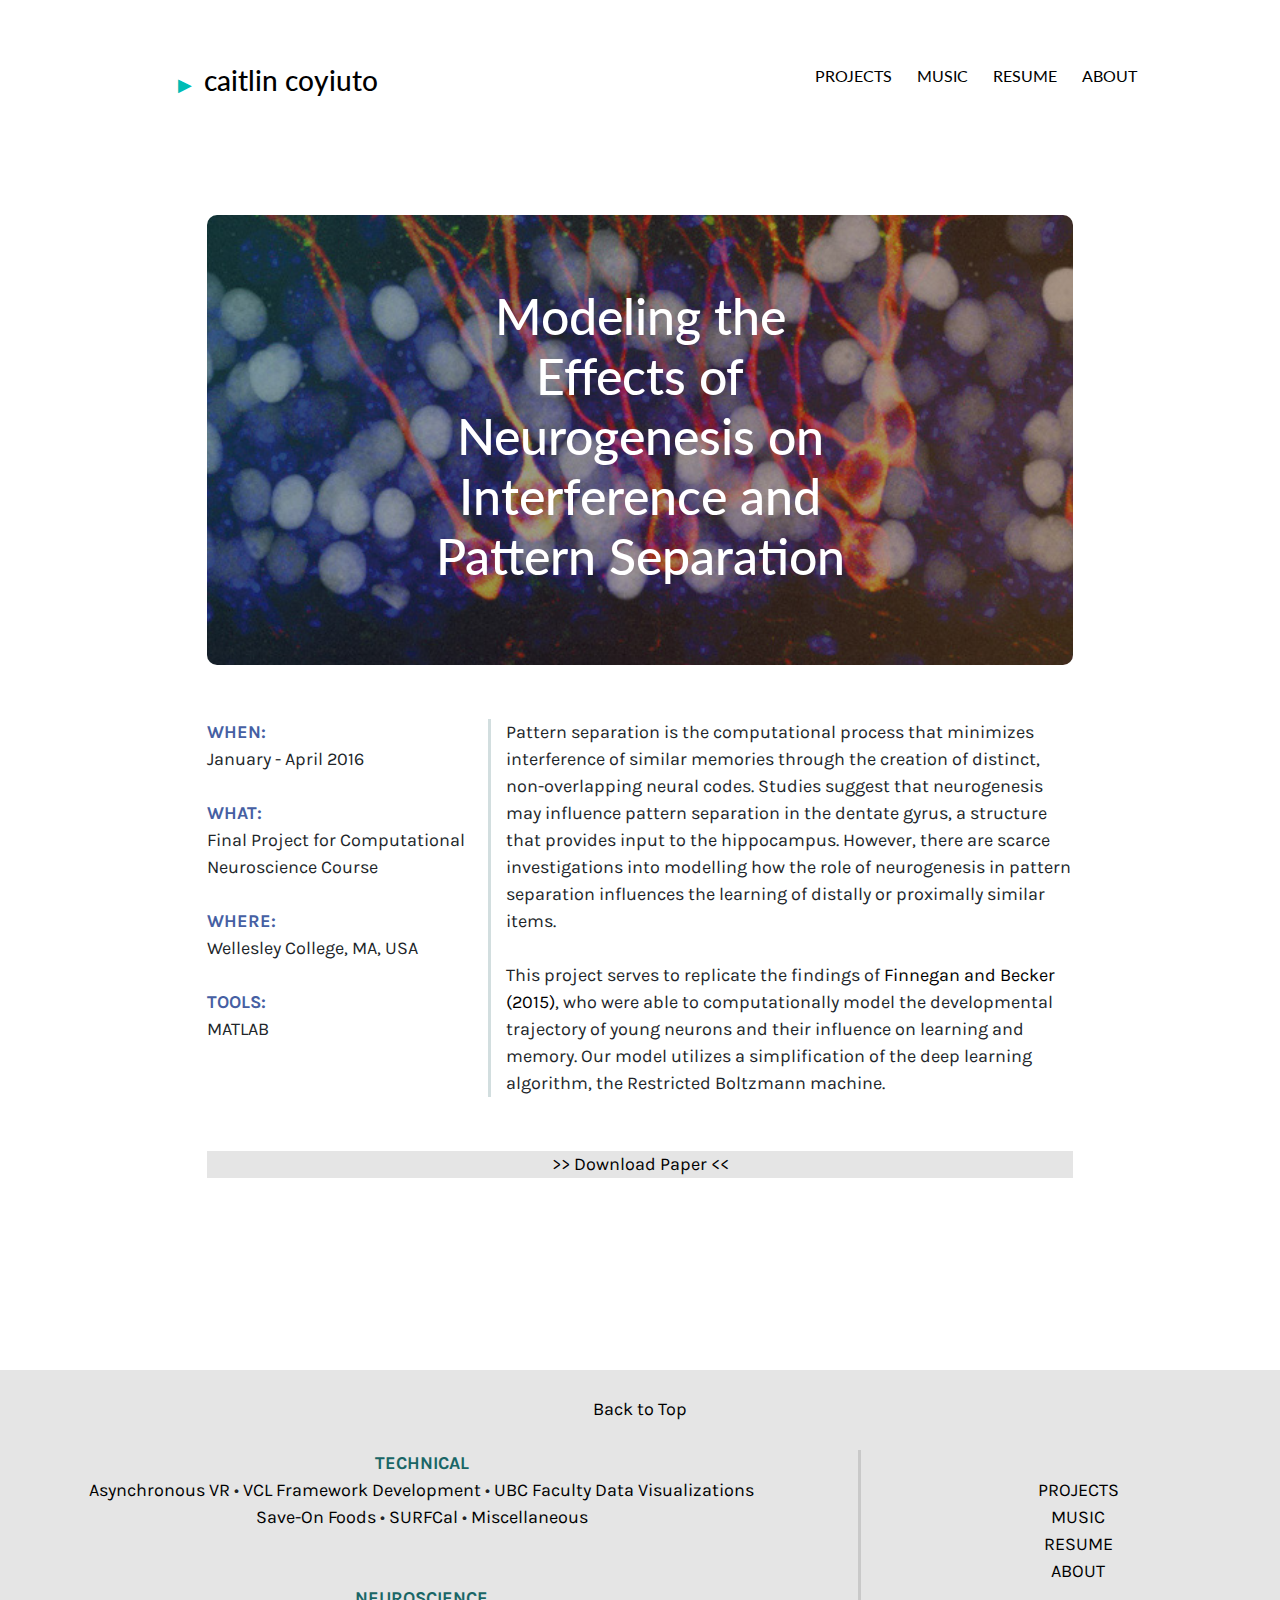
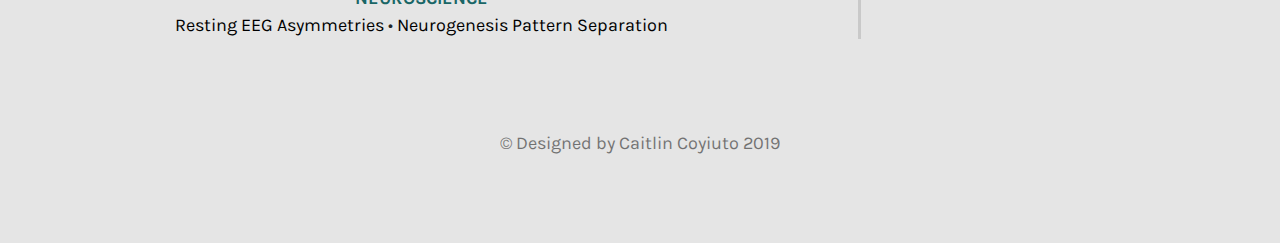
<file: neurogen.html>
<!DOCTYPE html>
<html>
<meta charset="UTF-8">
<meta name="viewport" content="width=device-width, initial-scale=1">

<head>
	<script async src="https://www.googletagmanager.com/gtag/js?id=UA-133314857-1"></script>
	<script>
	  window.dataLayer = window.dataLayer || [];
	  function gtag(){dataLayer.push(arguments);}
	  gtag('js', new Date());

	  gtag('config', 'UA-133314857-1');
	</script>

	<link rel="icon" href="imgs/CC.jpg">
	
	<title>Modelling Neurogenesis</title>

	<!-- Fonts -->
	<link rel="stylesheet" href="https://fonts.googleapis.com/css?family=Lato">
	<link rel="stylesheet" href="https://fonts.googleapis.com/css?family=Roboto">
	<link rel="stylesheet" href="https://fonts.googleapis.com/css?family=Karla">
	<link rel="stylesheet" href="https://fonts.googleapis.com/css?family=Lora">
	<link rel="stylesheet" href="https://fonts.googleapis.com/css?family=Merriweather">

  	<!-- External stylesheets -->
	<link rel="stylesheet" href="https://cdnjs.cloudflare.com/ajax/libs/font-awesome/4.7.0/css/font-awesome.min.css">
	<link rel="stylesheet" href="https://maxcdn.bootstrapcdn.com/bootstrap/4.0.0/css/bootstrap.min.css" integrity="sha384-Gn5384xqQ1aoWXA+058RXPxPg6fy4IWvTNh0E263XmFcJlSAwiGgFAW/dAiS6JXm" crossorigin="anonymous">

	<!-- Local stylesheets -->
	<link href="styles/styles.css" rel="stylesheet" type="text/css"/>

	<script src="jquery-3.3.1.min.js"></script>
	<script src="scripts.js"></script>
</head>

<body>

	<div id = "nav-bottom">
		<ul>
			<div class = "li-container">
		  		<li style = "float: left"><a class = "scroll-button" href="index.html"><h3><font size = "4.5px" color = "#00bcb5">&#9654 </font>&nbsp;caitlin coyiuto</h3></a></li>
		  	</div>
		  	<div class = "li-container">
		  		<li style = "float: right"><a href="about.html">ABOUT</a></li>
		  	</div>
		  	<div class = "li-container">
		  		<li style = "float: right"><a href="papers/resume.pdf" target="_blank">RESUME</a></li>
		  	</div>
		  	<div class = "li-container">
		  		<li style = "float: right"><a href="music.html">MUSIC</a></li>
		  	</div>
		  	<div class = "li-container">
		  		<li style = "float: right"><a class = "scroll-button" href="index.html#projects-top">PROJECTS</a></li>
		  	</div>
		</ul>
	</div>
	
	<div id = "anchor-top" class = "content-block-less-padding">
		<div class = "container">
			<div class = "row">
				<div class="col-xs-12 col-md-12">
					<div class = "project-header-block">
  						<img src="imgs/neurogenesis.jpg" alt="Norway" style="border-radius: 10px;width:100%;height:100%;object-fit:cover; opacity: ">
  						<div class="centered"><h4> <center>Modeling the Effects of Neurogenesis on Interference and Pattern Separation</center></h4></div>
  					</div>
				</div>
			</div>
			<br>
			<br>
			<div class = "row">
				<div class="col-xs-12 col-md-12">
					<div class = "row">
						<div style = "border-right: 3px solid #d2dedf;" class="col-xs-4 col-md-4">
							<font color = "#465fa3"><b> WHEN: </b></font><br>
							January - April 2016
							<br>
							<br>
							<font color = "#465fa3"><b> WHAT: </b></font><br>
							Final Project for Computational <br> Neuroscience Course
							<br>
							<br>
							<font color = "#465fa3"><b> WHERE: </b></font><br>
							Wellesley College, MA, USA
							<br>
							<br>
							<font color = "#465fa3"><b> TOOLS: </b></font><br>MATLAB			
						</div>
						<div class="col-xs-8 col-md-8">
							Pattern separation is the computational process that minimizes interference of similar memories through the creation of distinct, non-overlapping neural codes. Studies suggest that neurogenesis may influence pattern separation in the dentate gyrus, a structure that provides input to the hippocampus. However, there are scarce investigations into modelling how the role of neurogenesis in pattern separation influences the learning of distally or proximally similar items. 
							<br>
							<br>
							This project serves to replicate the findings of <a href="https://www.ncbi.nlm.nih.gov/pmc/articles/PMC4593858/"><div class = "footer-nav-link"> Finnegan and Becker (2015)</div></a>, who were able to computationally model the developmental trajectory of young neurons and their influence on learning and memory. Our model utilizes a simplification of the deep learning algorithm, the Restricted Boltzmann machine.
						</div>
					</div>
					<br>
					<br>
					<div class = "row">
						<div class="col-xs-12 col-md-12">
							<a href="papers/neur335.pdf" target="_blank">
								<div class = "project-link">
									>> Download Paper <<
								</div>
							</a>
						</div>
					</div>
				</div>
			</div>
		</div>
	</div>

	<div class = "footer-nav">
		<div class = "container">
			
			<div style = "text-align: center">
					<a href="#top">
						<div class = "footer-nav-link">Back to Top</div>
					</a>
				</div>
			</div>
			<br>
			<div class = "row">
				<div class="col-xs-8 col-md-8">
					<font color = "#196666"><b>TECHNICAL</b></font> 
					<br>
						<a href="asyncvr.html#anchor-top">
							<div class = "footer-nav-link">Asynchronous VR</div>
						</a>
						<span>&#8226;</span>
						<a href="vcl.html#anchor-top">
							<div class = "footer-nav-link">VCL Framework Development</div>
						</a> 
						<span>&#8226;</span>
						<a href="faculty-viz.html#anchor-top">
							<div class = "footer-nav-link">UBC Faculty Data Visualizations</div>
						</a>
						<br>
						<a href="saveon.html#anchor-top">
							<div class = "footer-nav-link">Save-On Foods</div>
						</a>
						<span>&#8226;</span>
						<a href="surfcal.html#anchor-top">
							<div class = "footer-nav-link">SURFCal</div>
						</a>
						<span>&#8226;</span>
						<a href="misc.html#anchor-top">
							<div class = "footer-nav-link">Miscellaneous</div>
						</a>
					<br>
					<br>
					<br>
					<font color = "#196666"><b>NEUROSCIENCE</b></font> 
					<br>
						<a href="eeg.html#anchor-top">
							<div class = "footer-nav-link">Resting EEG Asymmetries</div>
						</a>  
						<span>&#8226;</span>
						<a href="neurogen.html#anchor-top" target="_blank">
							<div class = "footer-nav-link">Neurogenesis Pattern Separation</div>
						</a>
				</div>
				<div style = "border-left: 3px solid #c9c9c9;" class="col-xs-4 col-md-4">
					<br>
					<a href="index.html#projects-top">
						<div class = "footer-nav-link">PROJECTS</div>
					</a>
					<br>
					<a href="music.html">
						<div class = "footer-nav-link">MUSIC</div>
					</a>
					<br>
					<a href="papers/resume.pdf" target="_blank">
						<div class = "footer-nav-link">RESUME</div>
					</a>
					<br>
					<a href="about.html#about-top">
						<div class = "footer-nav-link">ABOUT</div>
					</a>
				</div>
			</div>
		</div>
	</div>
	<div class = "footer">
		<div id = "footer-block">
			© Designed by Caitlin Coyiuto 2019
		</div>	
	</div> 
</body>

<script>document.body.className += ' fade-out';</script>

</html>
</file>
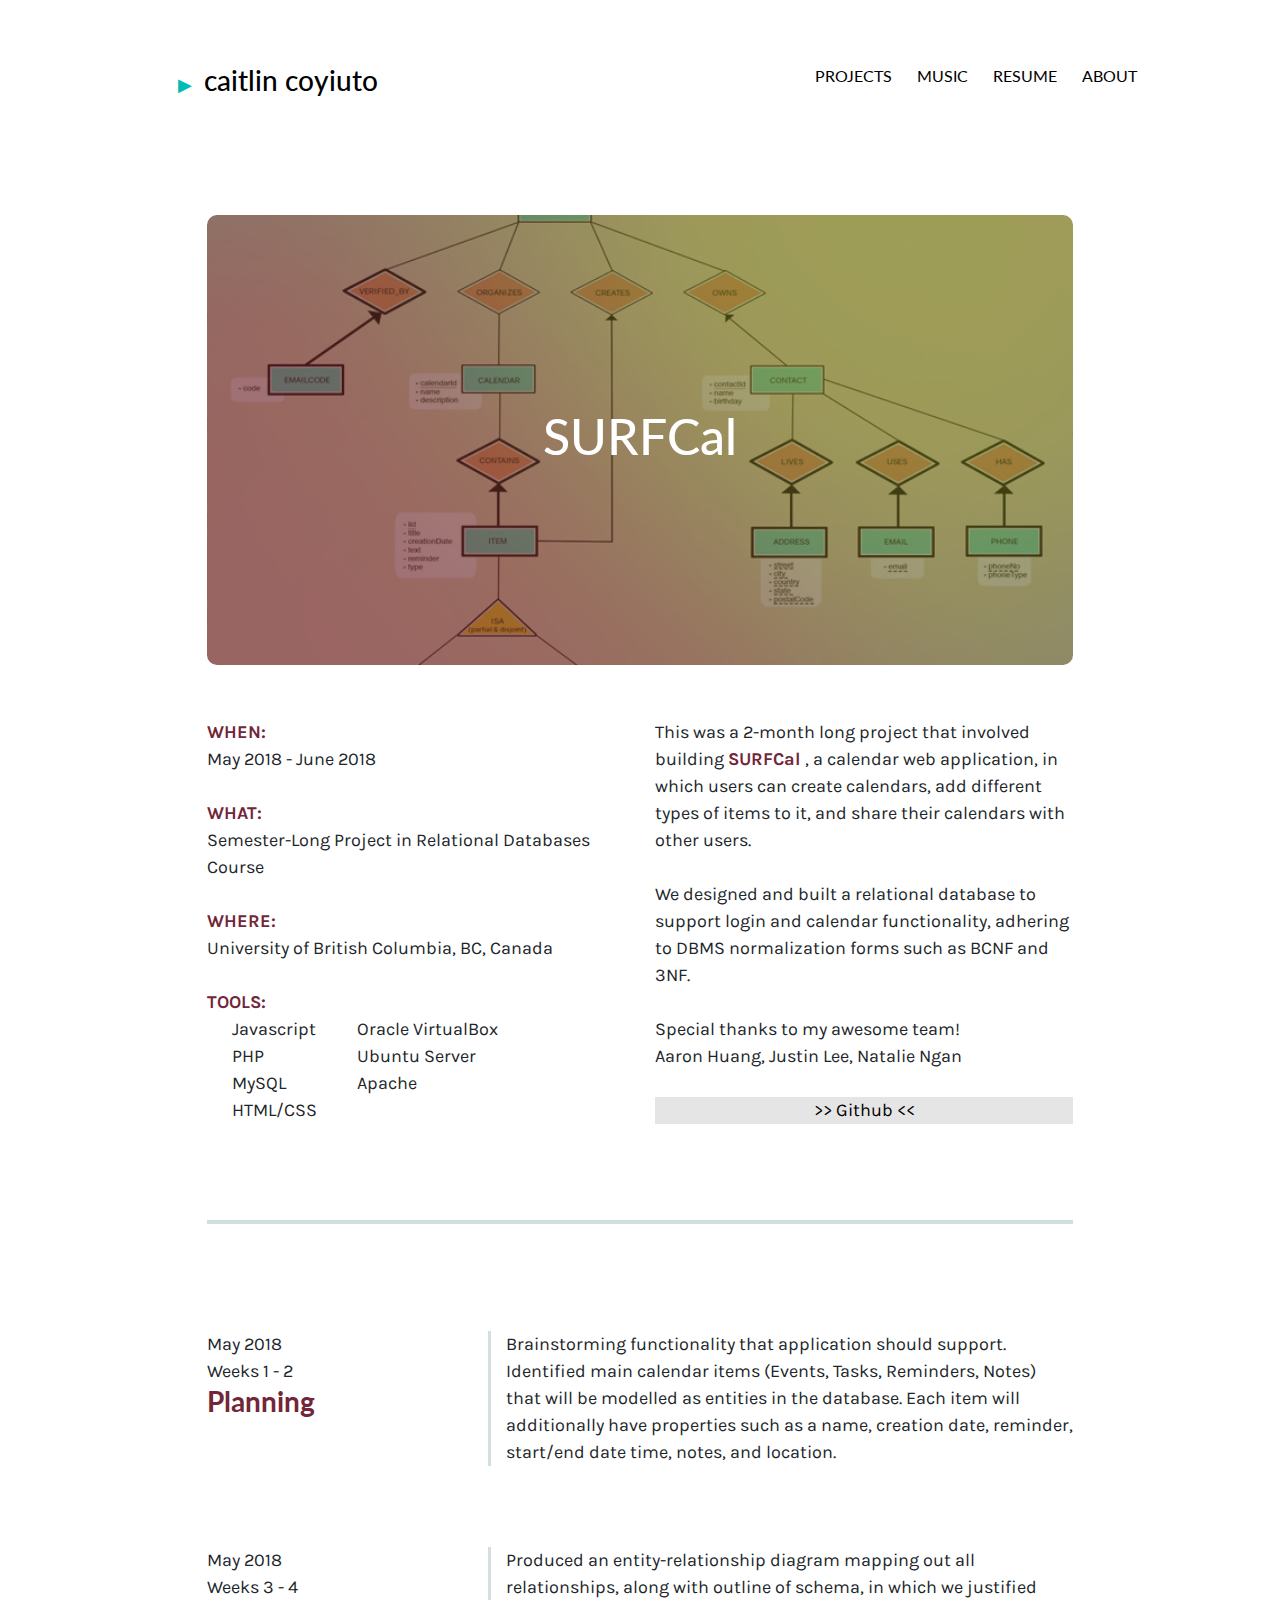
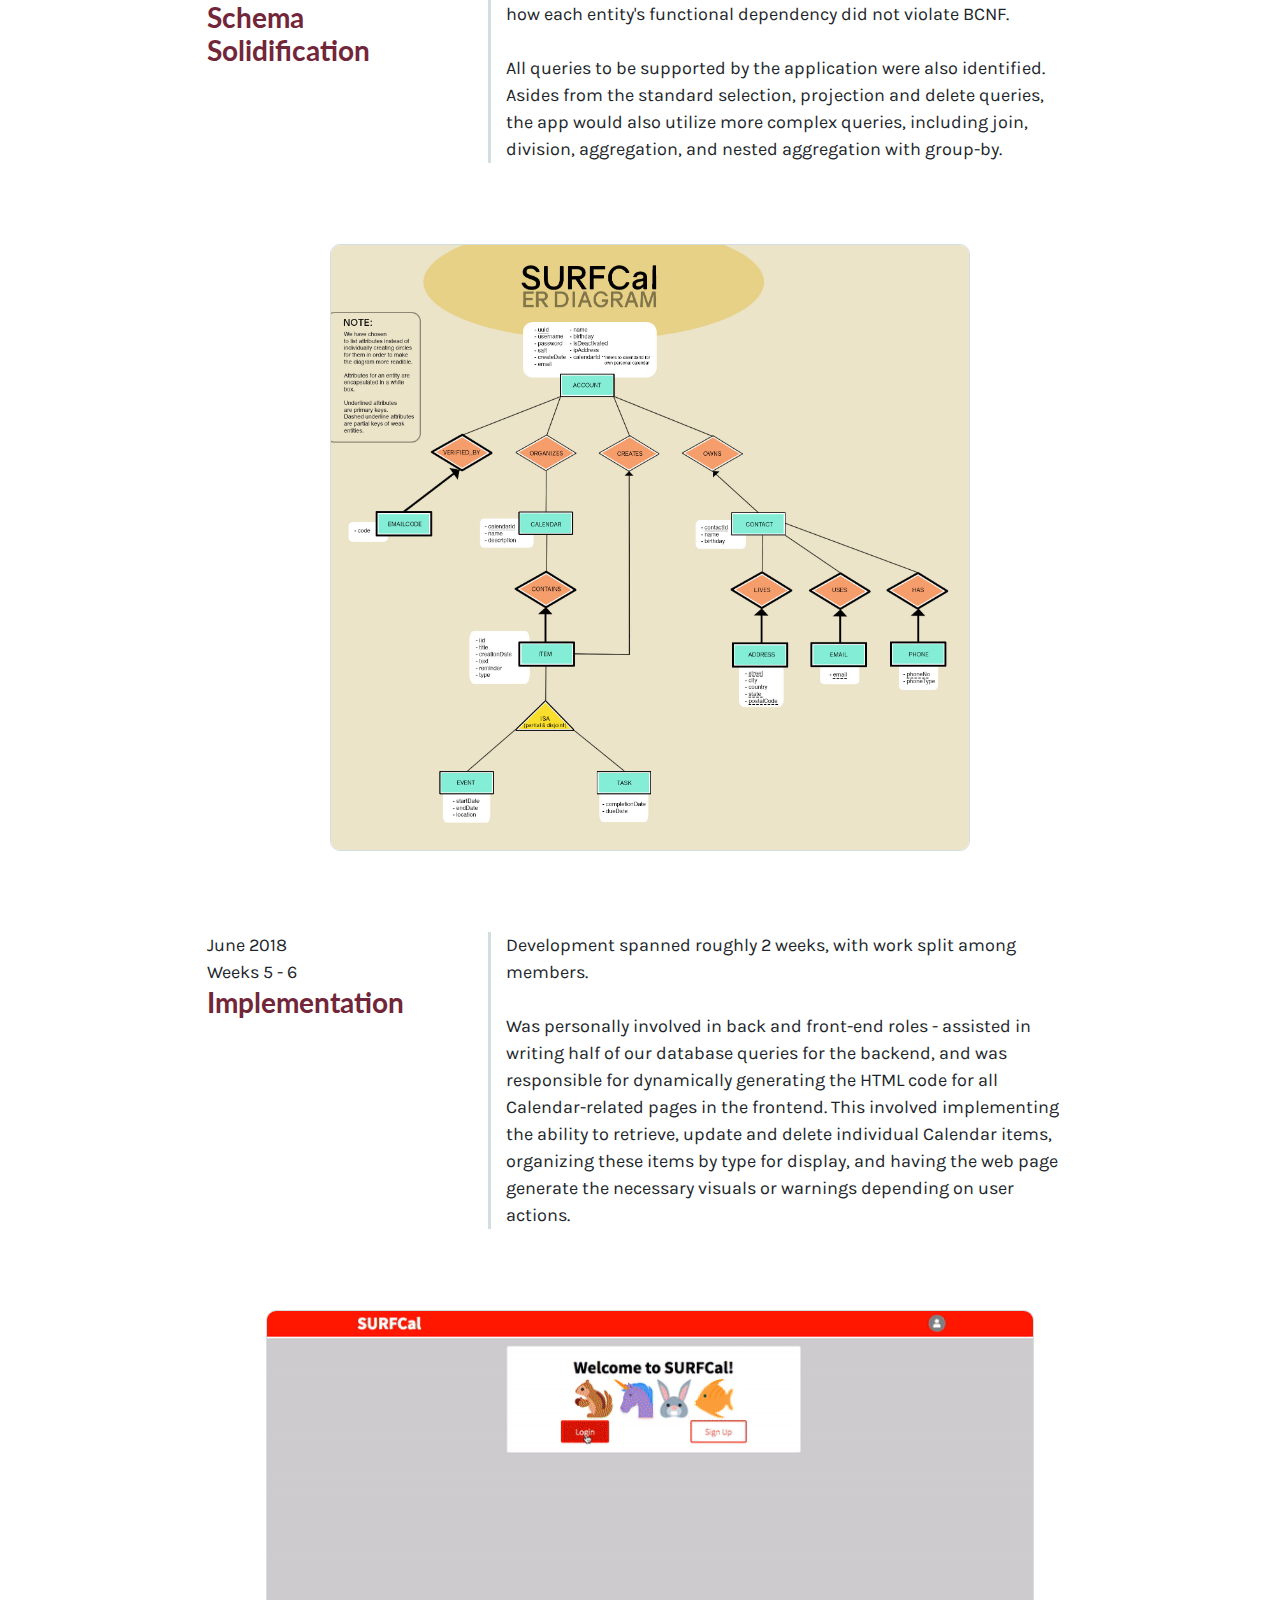
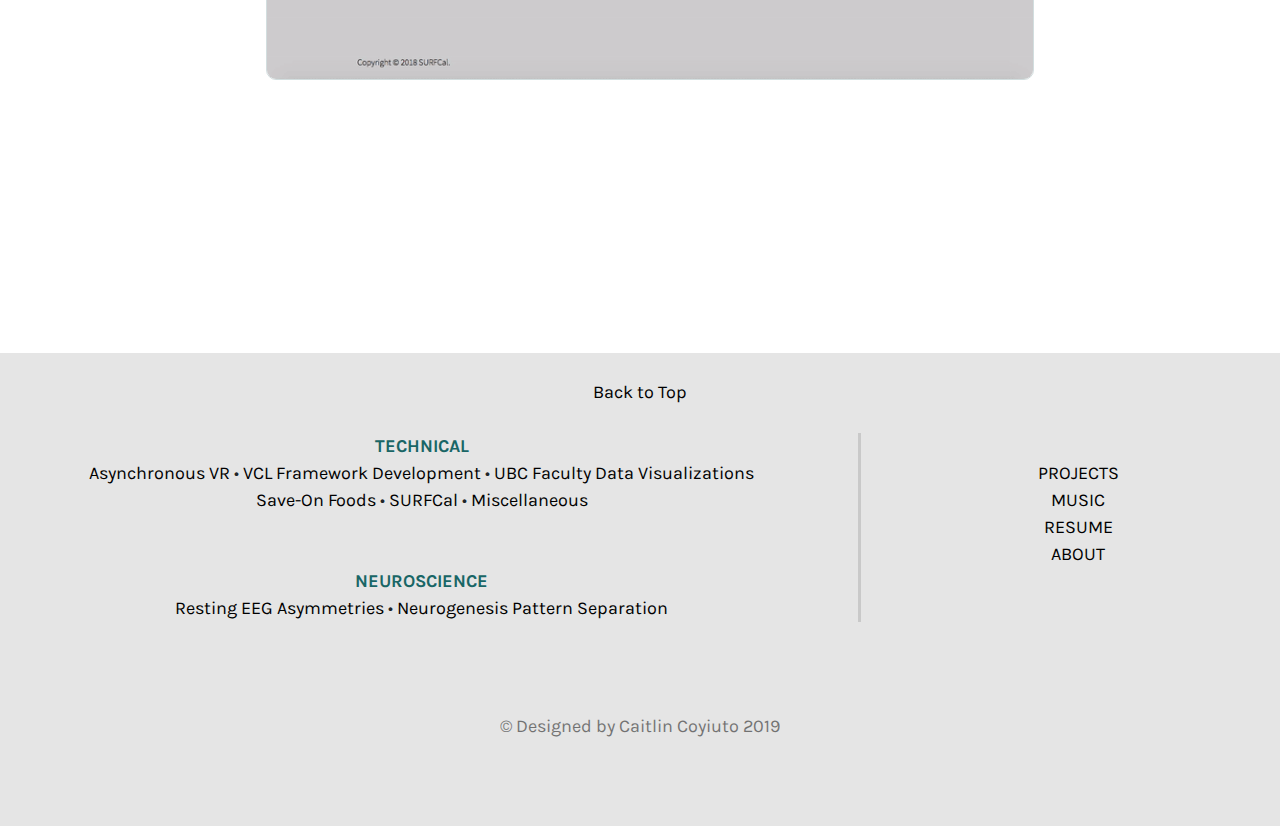
<file: surfcal.html>
<!DOCTYPE html>
<html>
<meta charset="UTF-8">
<meta name="viewport" content="width=device-width, initial-scale=1">

<head>
	<script async src="https://www.googletagmanager.com/gtag/js?id=UA-133314857-1"></script>
	<script>
	  window.dataLayer = window.dataLayer || [];
	  function gtag(){dataLayer.push(arguments);}
	  gtag('js', new Date());

	  gtag('config', 'UA-133314857-1');
	</script>
	
	<link rel="icon" href="imgs/CC.jpg">
	
	<title>SURFCal</title>

	<!-- Fonts -->
	<link rel="stylesheet" href="https://fonts.googleapis.com/css?family=Lato">
	<link rel="stylesheet" href="https://fonts.googleapis.com/css?family=Roboto">
	<link rel="stylesheet" href="https://fonts.googleapis.com/css?family=Karla">
	<link rel="stylesheet" href="https://fonts.googleapis.com/css?family=Lora">
	<link rel="stylesheet" href="https://fonts.googleapis.com/css?family=Merriweather">

  	<!-- External stylesheets -->
	<link rel="stylesheet" href="https://cdnjs.cloudflare.com/ajax/libs/font-awesome/4.7.0/css/font-awesome.min.css">
	<link rel="stylesheet" href="https://maxcdn.bootstrapcdn.com/bootstrap/4.0.0/css/bootstrap.min.css" integrity="sha384-Gn5384xqQ1aoWXA+058RXPxPg6fy4IWvTNh0E263XmFcJlSAwiGgFAW/dAiS6JXm" crossorigin="anonymous">

	<!-- Local stylesheets -->
	<link href="styles/styles.css" rel="stylesheet" type="text/css"/>

	<script src="jquery-3.3.1.min.js"></script>
	<script src="scripts.js"></script>
</head>

<body>

	<div id = "nav-bottom">
		<ul>
			<div class = "li-container">
		  		<li style = "float: left"><a class = "scroll-button" href="index.html"><h3><font size = "4.5px" color = "#00bcb5">&#9654 </font>&nbsp;caitlin coyiuto</h3></a></li>
		  	</div>
		  	<div class = "li-container">
		  		<li style = "float: right"><a href="about.html">ABOUT</a></li>
		  	</div>
		  	<div class = "li-container">
		  		<li style = "float: right"><a href="papers/resume.pdf" target="_blank">RESUME</a></li>
		  	</div>
		  	<div class = "li-container">
		  		<li style = "float: right"><a href="music.html">MUSIC</a></li>
		  	</div>
		  	<div class = "li-container">
		  		<li style = "float: right"><a class = "scroll-button" href="index.html#projects-top">PROJECTS</a></li>
		  	</div>
		</ul>
	</div>
	
	<div id = "anchor-top" class = "content-block-less-padding">
		<div class = "container">
			<div class = "row">
				<div class="col-xs-12 col-md-12">
<!-- 					<div style = "border-radius: 10px; height: 100px; background-color: #000000; overflow:hidden">
						<img src = "imgs/vcl_strip_wide.jpg"></img>
					</div> -->
					<div class = "project-header-block">
  						<img src="imgs/surfcal_header.png" alt="Norway" style="border-radius: 10px;width:100%;height:100%;object-fit:cover; opacity: ">
  						<div class="centered"><h4> <center>SURFCal</center></h4></div>
  					</div>
				</div>
			</div>
			<br>
			<br>
			<div class = "row">
				<div class="col-xs-12 col-md-12">
					<div class = "row">
						<div class="col-xs-6 col-md-6">
							<font color = "#722639"><b> WHEN: </b></font><br>
							May 2018 - June 2018
							<br>
							<br>
							<font color = "#722639"><b> WHAT: </b></font><br>
							Semester-Long Project in Relational Databases Course
							<br>
							<br>
							<font color = "#722639"><b> WHERE: </b></font><br>
							University of British Columbia, BC, Canada
							<br>
							<br>
							<font color = "#722639"><b> TOOLS: </b></font><br>	
							<div class = "row">
								<ul>
								  <li>Javascript</li>
								  <li>PHP</li>
								  <li>MySQL</li>
								  <li>HTML/CSS</li>
								</ul>
								</p>
								<ul >
								  <li>Oracle VirtualBox</li>
								  <li>Ubuntu Server</li>
								  <li>Apache</li>
								</ul>
								</p>
							</div>	
						</div>
						<div class="col-xs-6 col-md-6">
							This was a 2-month long project that involved building <font color = "#722639"><b> SURFCal </b></font>, a calendar web application, in which users can create calendars, add different types of items to it, and share their calendars with other users. 
							<br>
							<br>
							We designed and built a relational database to support login and calendar functionality, adhering to DBMS normalization forms such as BCNF and 3NF.
							<br>
							<br>
							Special thanks to my awesome team!
							<br>
							Aaron Huang, Justin Lee, Natalie Ngan
							<br>
							<br>
							<a href="https://github.com/coyiutoc/surfcal" div id = "gitlink">
								<div class = "project-link">
						        	>> Github <<
						    	</div>
						    </a>
						</div>
					</div>
					<br>
					<br>
					<br>
					<div class = "divider-light"></div>
					<br>
					<br>
					<br>
					<div class = "row">
						<div style = "border-right: 3px solid #d2dedf;" class="col-xs-4 col-md-4">
							May 2018
							<br>
							Weeks 1 - 2
							<br>
							<font color = "#722639"><h3><b>Planning</b></h3></font>
						</div>
						<div class="col-xs-8 col-md-8">
							Brainstorming functionality that application should support.
							<br>
							Identified main calendar items (Events, Tasks, Reminders, Notes) that will be modelled as entities in the database. Each item will additionally have properties such as a name, creation date, reminder, start/end date time, notes, and location.
						</div>
					</div>
					<br>
					<br>
					<br>
					<div class = "row">
						<div style = "border-right: 3px solid #d2dedf;" class="col-xs-4 col-md-4">
							May 2018
							<br>
							Weeks 3 - 4
							<br>
							<font color = "#722639"><h3><b>Schema Solidification</b></h3></font>
						</div>
						<div class="col-xs-8 col-md-8">
							Produced an entity-relationship diagram mapping out all relationships, along with outline of schema, in which we justified how each entity's functional dependency did not violate BCNF.
							<br>
							<br>
							All queries to be supported by the application were also identified. Asides from the standard selection, projection and delete queries, the app would also utilize more complex queries, including join, division, aggregation, and nested aggregation with group-by.
						</div>
					</div>
					<br>
					<br>
					<br>
					<div class = "row">
						<div class="col-xs-12 col-md-12">
							<center>
								<span align = "center">
									<div class = "project-image">
										<a href = "imgs/surfcal_ER_diagram.jpg" target="_blank">
											<img style="margin-left: 20px; width: 50vw; border-radius: 10px; border: 1px solid #d2dedf" src = "imgs/surfcal_ER_diagram.jpg"></img>
										</a>
									</div>
								</span>
							</center>
						</div>
					</div>
					<br>
					<br>
					<br>
					<div class = "row">
						<div style = "border-right: 3px solid #d2dedf;" class="col-xs-4 col-md-4">
							June 2018
							<br>
							Weeks 5 - 6
							<br>
							<font color = "#722639"><h3><b>Implementation</b></h3></font>
						</div>
						<div class="col-xs-8 col-md-8">
							Development spanned roughly 2 weeks, with work split among members.
							<br>
							<br>
							Was personally involved in back and front-end roles - assisted in writing half of our database queries for the backend, and was responsible for dynamically generating the HTML code for all Calendar-related pages in the frontend. This involved implementing the ability to retrieve, update and delete individual Calendar items, organizing these items by type for display, and having the web page generate the necessary visuals or warnings depending on user actions.
						</div>
					</div>
					<br>
					<br>
					<br>
					<div class = "row">
						<div class="col-xs-12 col-md-12">
							<center>
								<span align = "center">
									<div class = "project-image">
										<a href = "gifs/surfcal_demo.gif" target="_blank">
											<img style="margin-left: 20px; width: 60vw; border-radius: 10px; border: 1px solid #d2dedf" src = "gifs/surfcal_demo.gif"></img>
										</a>
									</div>
								</span>
							</center>
						</div>
					</div>
					<br>
					<br>
					<br>
					
				</div>

			</div>
		</div>
	</div>

	<div class = "footer-nav">
		<div class = "container">
			
			<div style = "text-align: center">
					<a href="#">
						<div class = "footer-nav-link">Back to Top</div>
					</a>
				</div>
			</div>
			<br>
			<div class = "row">
				<div class="col-xs-8 col-md-8">
					<font color = "#196666"><b>TECHNICAL</b></font> 
					<br>
						<a href="asyncvr.html#anchor-top">
							<div class = "footer-nav-link">Asynchronous VR</div>
						</a>
						<span>&#8226;</span>
						<a href="vcl.html#anchor-top">
							<div class = "footer-nav-link">VCL Framework Development</div>
						</a> 
						<span>&#8226;</span>
						<a href="faculty-viz.html#anchor-top">
							<div class = "footer-nav-link">UBC Faculty Data Visualizations</div>
						</a>
						<br>
						<a href="saveon.html#anchor-top">
							<div class = "footer-nav-link">Save-On Foods</div>
						</a>
						<span>&#8226;</span>
						<a href="surfcal.html#anchor-top">
							<div class = "footer-nav-link">SURFCal</div>
						</a>
						<span>&#8226;</span>
						<a href="misc.html#anchor-top">
							<div class = "footer-nav-link">Miscellaneous</div>
						</a>
					<br>
					<br>
					<br>
					<font color = "#196666"><b>NEUROSCIENCE</b></font> 
					<br>
						<a href="eeg.html#anchor-top">
							<div class = "footer-nav-link">Resting EEG Asymmetries</div>
						</a>  
						<span>&#8226;</span>
						<a href="neurogen.html#anchor-top">
							<div class = "footer-nav-link">Neurogenesis Pattern Separation</div>
						</a>
				</div>
				<div style = "border-left: 3px solid #c9c9c9;" class="col-xs-4 col-md-4">
					<br>
					<a href="index.html#projects-top">
						<div class = "footer-nav-link">PROJECTS</div>
					</a>
					<br>
					<a href="music.html">
						<div class = "footer-nav-link">MUSIC</div>
					</a>
					<br>
					<a href="papers/resume.pdf" target="_blank">
						<div class = "footer-nav-link">RESUME</div>
					</a>
					<br>
					<a href="about.html#about-top">
						<div class = "footer-nav-link">ABOUT</div>
					</a>
				</div>
			</div>
		</div>
	</div>
	<div class = "footer">
		<div id = "footer-block">
			© Designed by Caitlin Coyiuto 2019
		</div>	
	</div> 
</body>

<script>document.body.className += ' fade-out';</script>

</html>
</file>
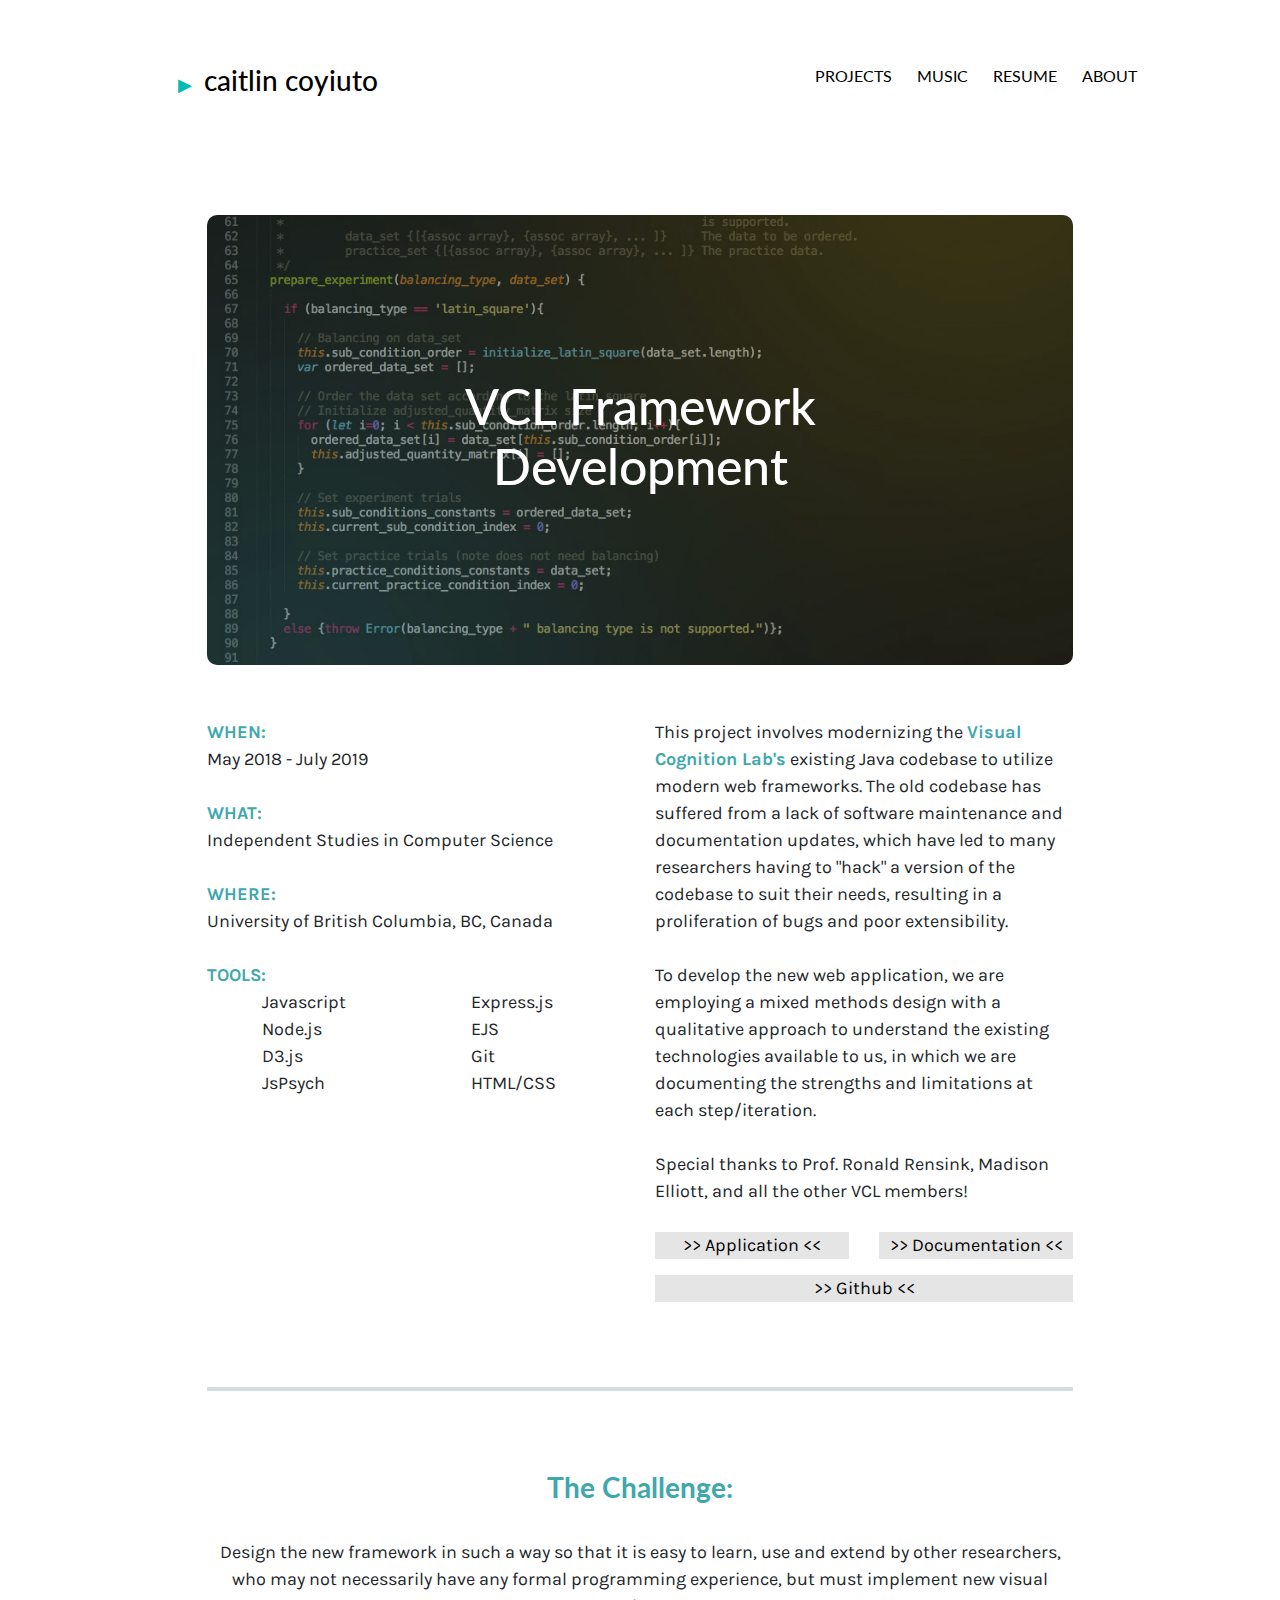
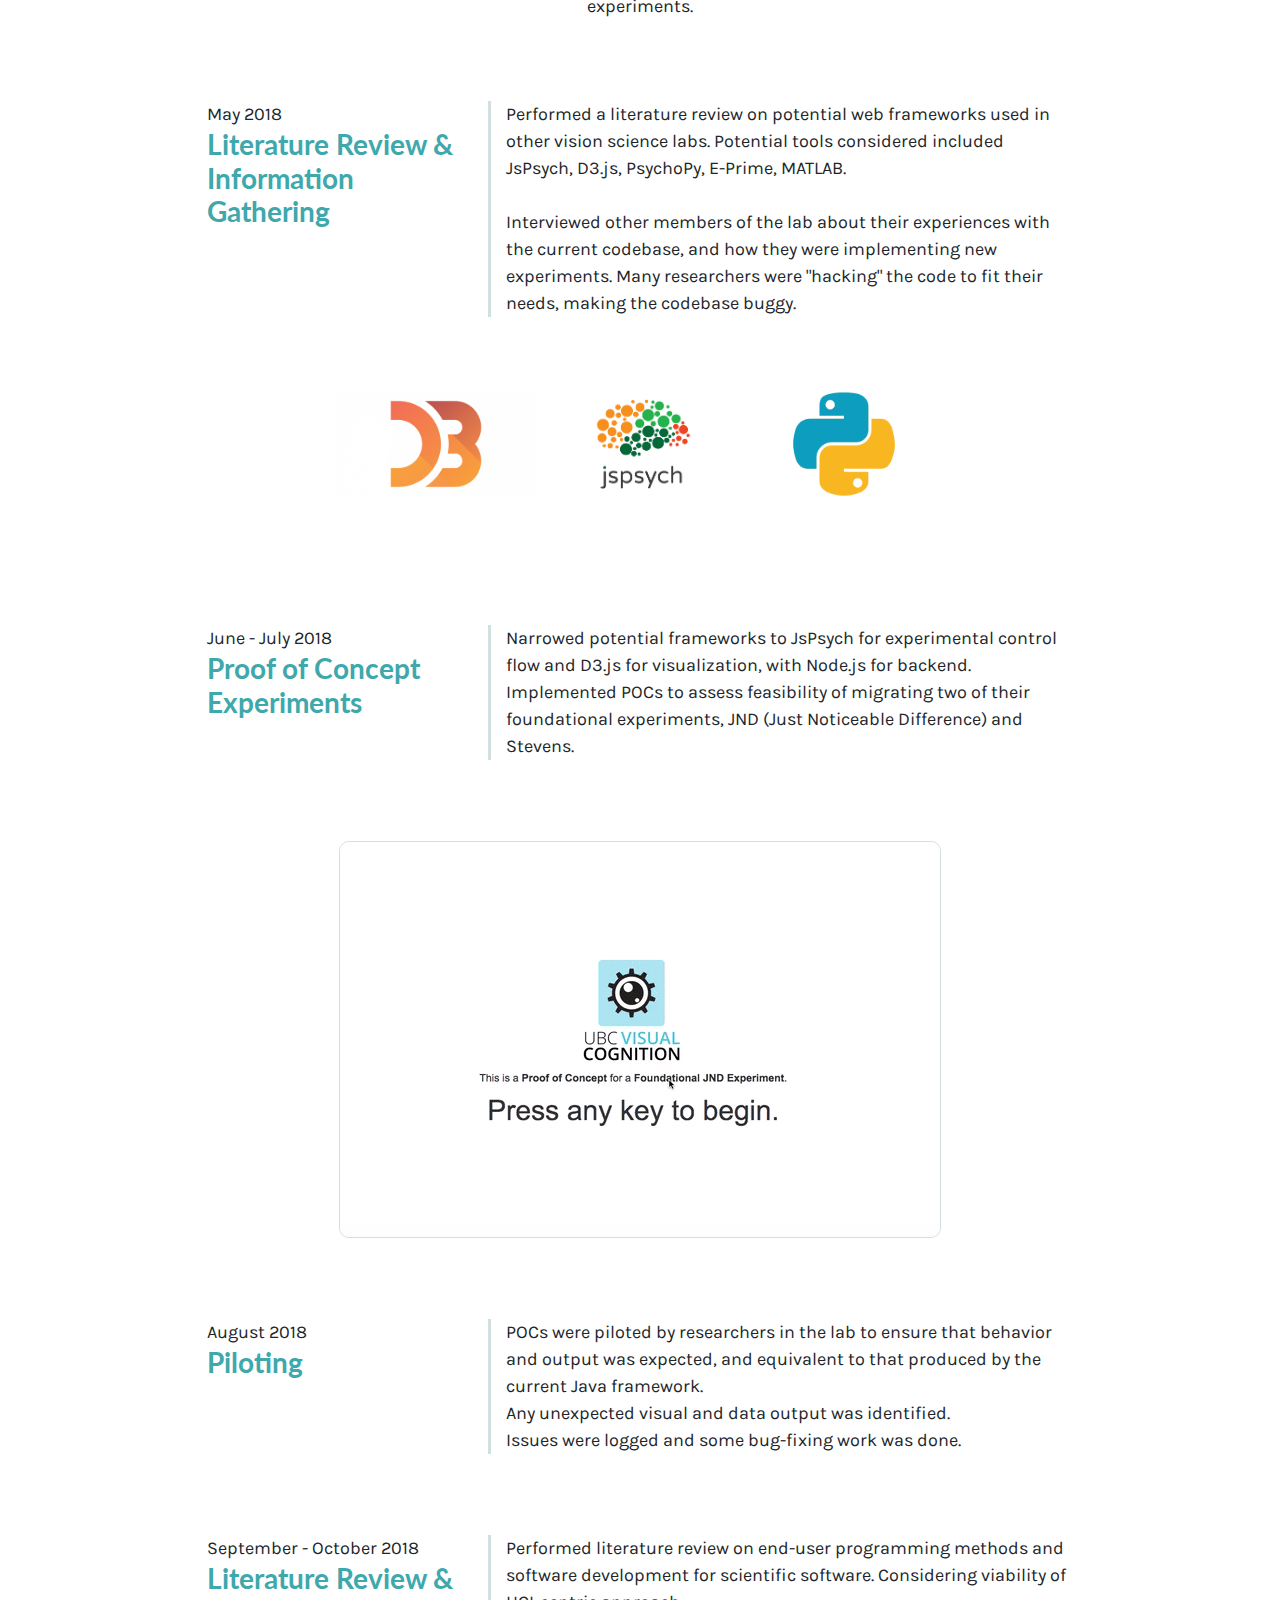
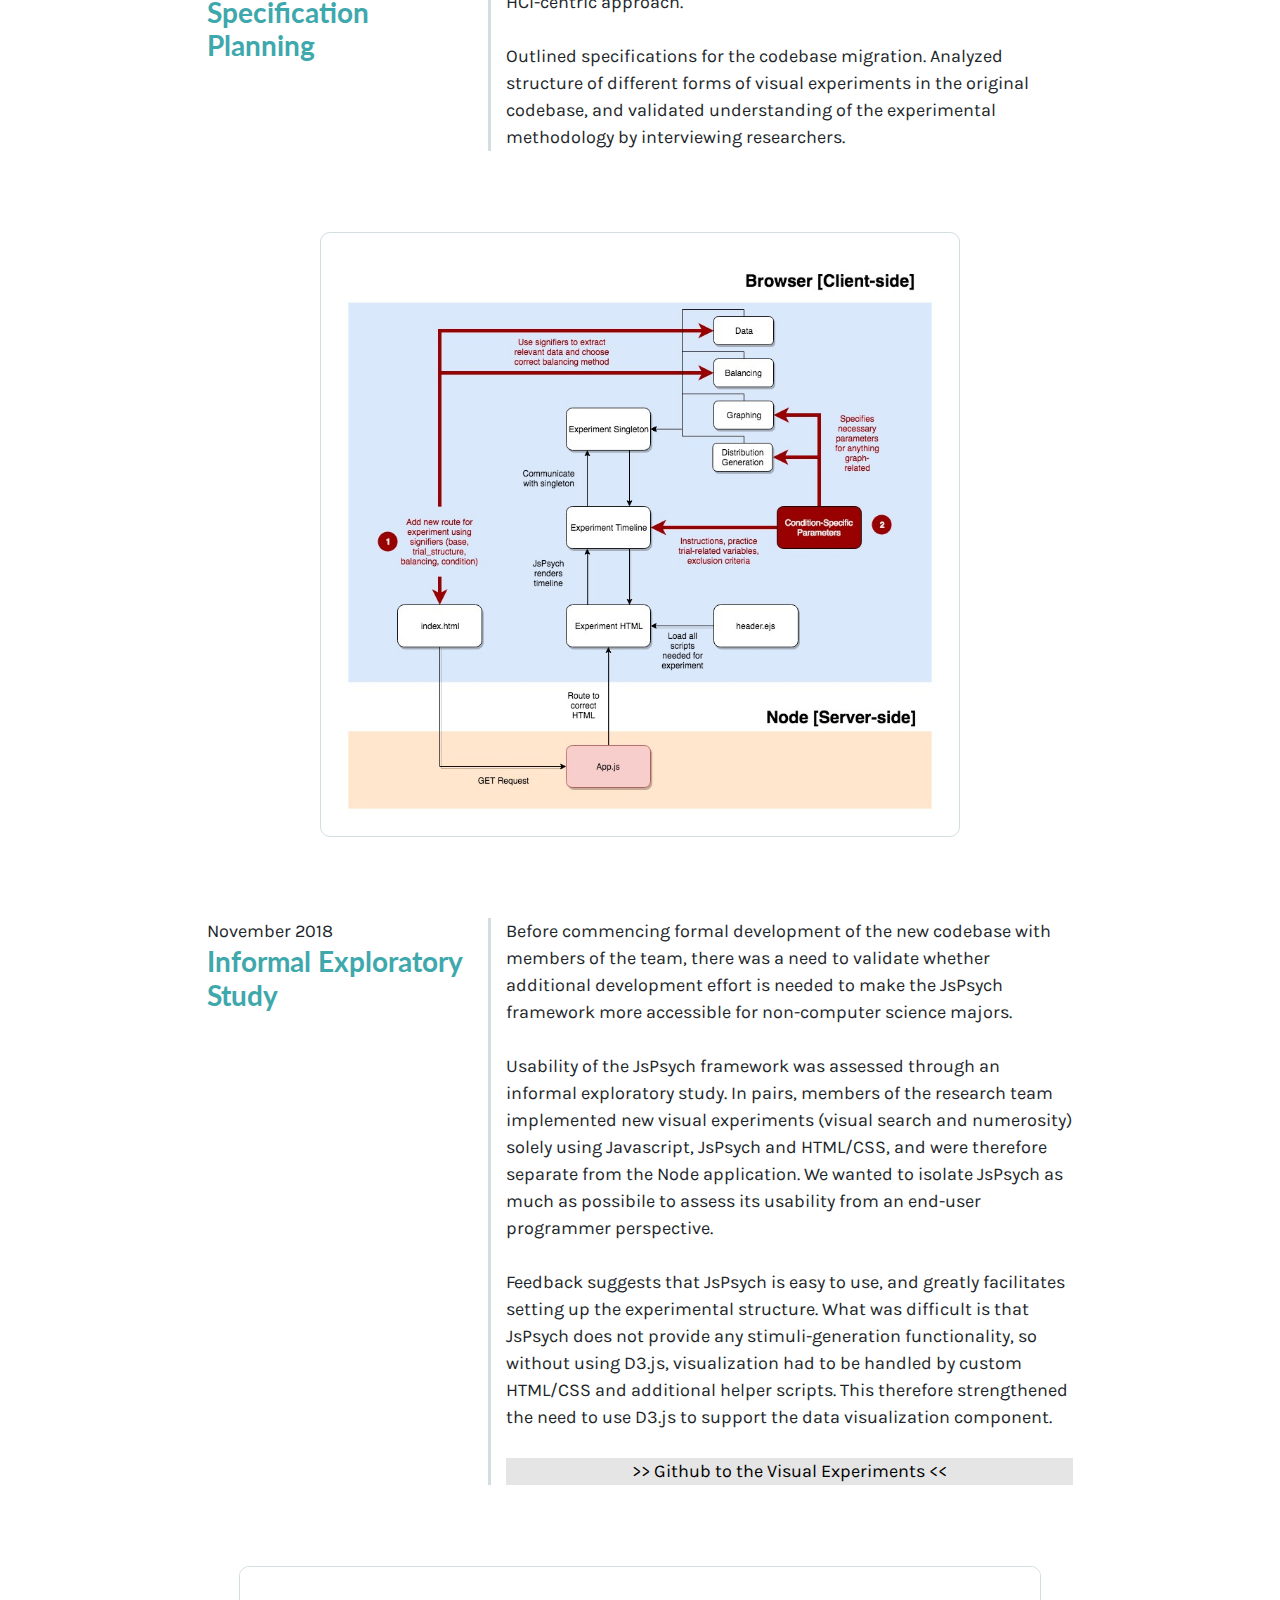
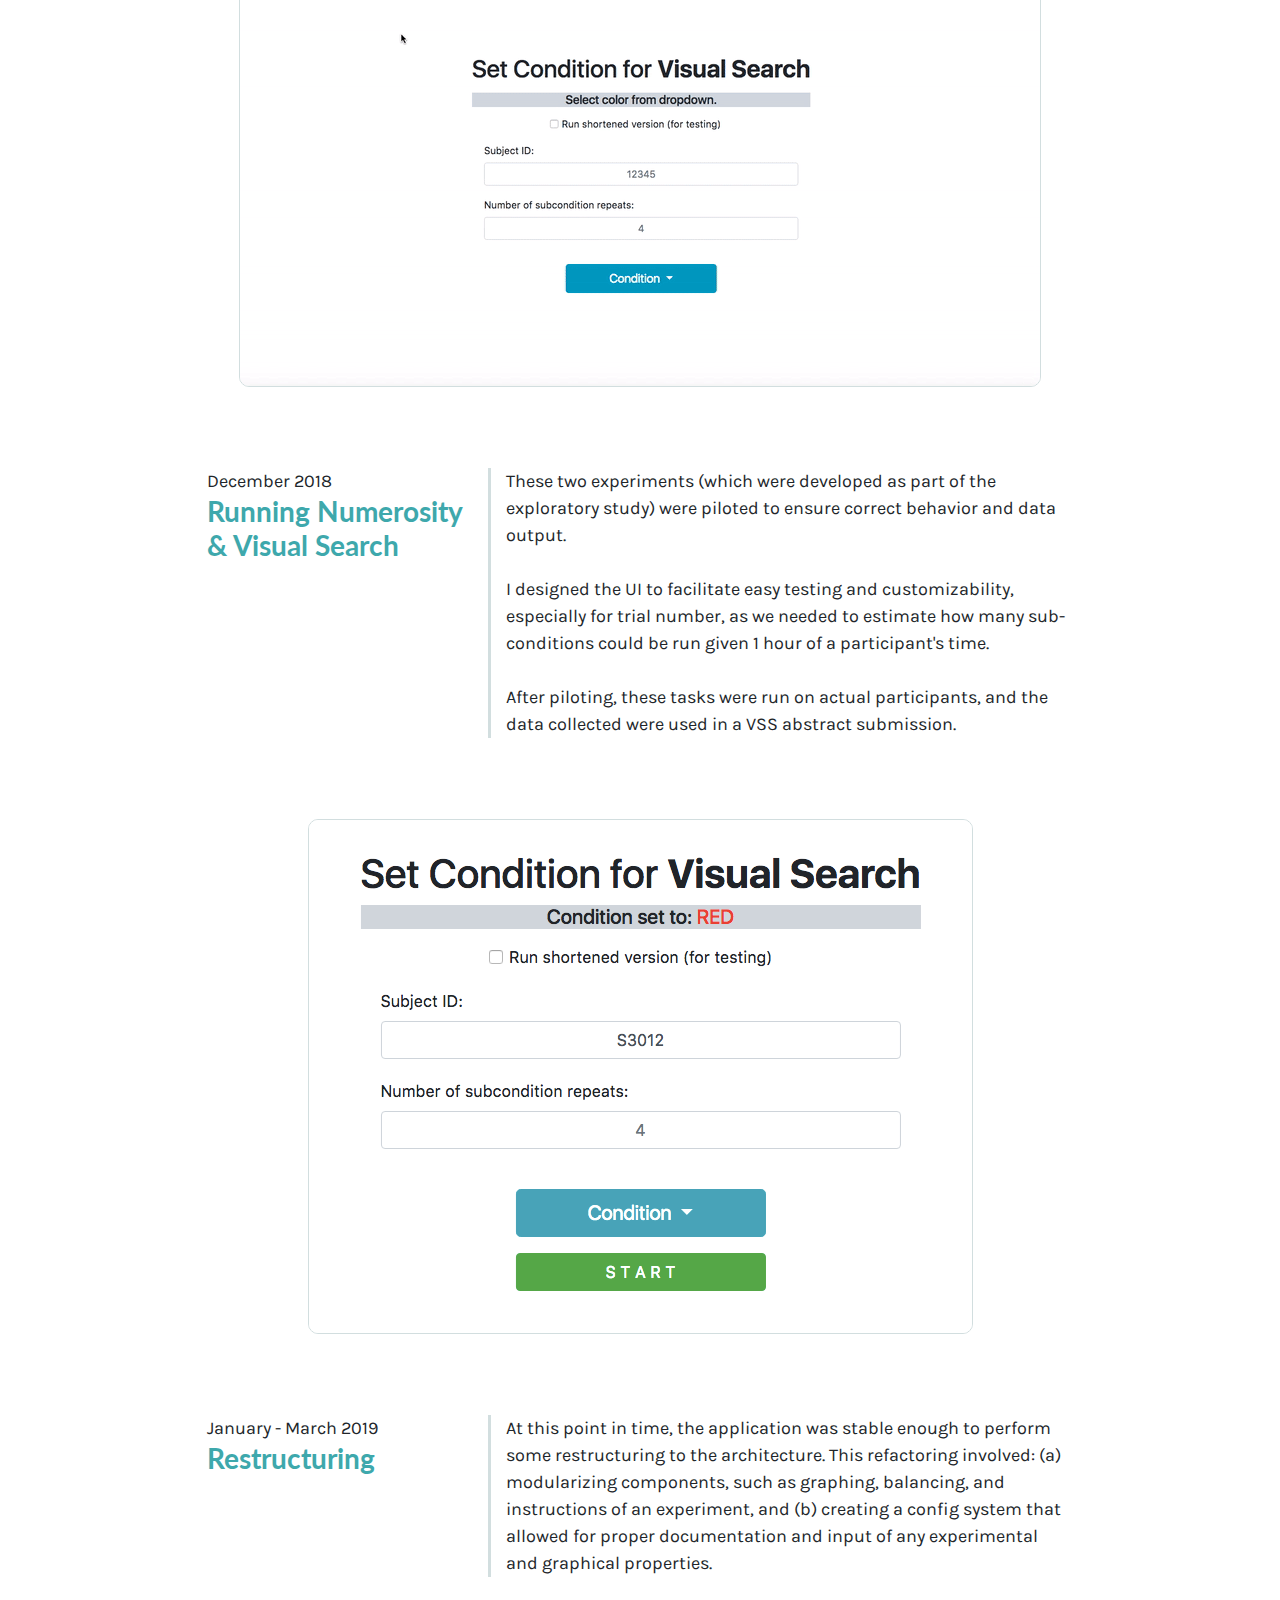
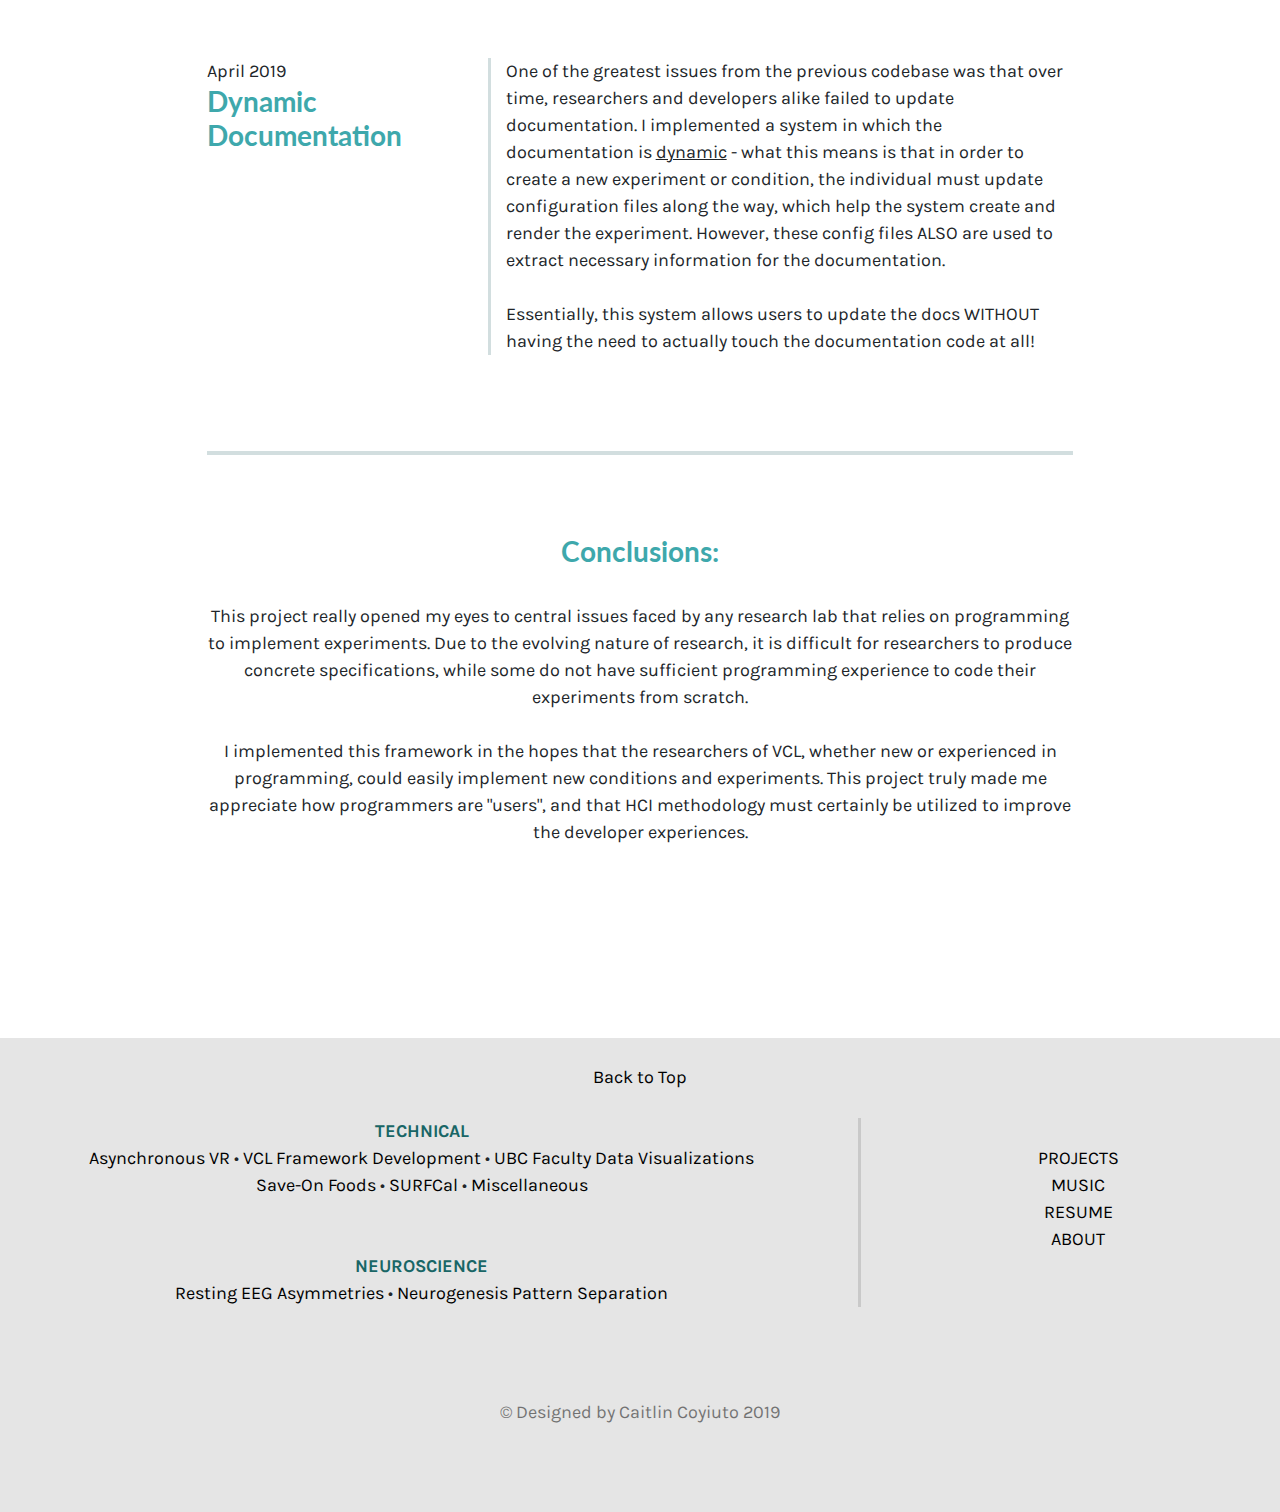
<file: vcl.html>
<!DOCTYPE html>
<html>
<meta charset="UTF-8">
<meta name="viewport" content="width=device-width, initial-scale=1">

<head>
	<script async src="https://www.googletagmanager.com/gtag/js?id=UA-133314857-1"></script>
	<script>
	  window.dataLayer = window.dataLayer || [];
	  function gtag(){dataLayer.push(arguments);}
	  gtag('js', new Date());

	  gtag('config', 'UA-133314857-1');
	</script>
	
	<link rel="icon" href="imgs/CC.jpg">
	
	<title>VCL Framework Development</title>

	<!-- Fonts -->
	<link rel="stylesheet" href="https://fonts.googleapis.com/css?family=Lato">
	<link rel="stylesheet" href="https://fonts.googleapis.com/css?family=Roboto">
	<link rel="stylesheet" href="https://fonts.googleapis.com/css?family=Karla">
	<link rel="stylesheet" href="https://fonts.googleapis.com/css?family=Lora">
	<link rel="stylesheet" href="https://fonts.googleapis.com/css?family=Merriweather">

  	<!-- External stylesheets -->
	<link rel="stylesheet" href="https://cdnjs.cloudflare.com/ajax/libs/font-awesome/4.7.0/css/font-awesome.min.css">
	<link rel="stylesheet" href="https://maxcdn.bootstrapcdn.com/bootstrap/4.0.0/css/bootstrap.min.css" integrity="sha384-Gn5384xqQ1aoWXA+058RXPxPg6fy4IWvTNh0E263XmFcJlSAwiGgFAW/dAiS6JXm" crossorigin="anonymous">

	<!-- Local stylesheets -->
	<link href="styles/styles.css" rel="stylesheet" type="text/css"/>

	<script src="jquery-3.3.1.min.js"></script>
	<script src="scripts.js"></script>
</head>

<body>

	<div id = "nav-bottom">
		<ul>
			<div class = "li-container">
		  		<li style = "float: left"><a class = "scroll-button" href="index.html"><h3><font size = "4.5px" color = "#00bcb5">&#9654 </font>&nbsp;caitlin coyiuto</h3></a></li>
		  	</div>
		  	<div class = "li-container">
		  		<li style = "float: right"><a href="about.html">ABOUT</a></li>
		  	</div>
		  	<div class = "li-container">
		  		<li style = "float: right"><a href="papers/resume.pdf" target="_blank">RESUME</a></li>
		  	</div>
		  	<div class = "li-container">
		  		<li style = "float: right"><a href="music.html">MUSIC</a></li>
		  	</div>
		  	<div class = "li-container">
		  		<li style = "float: right"><a class = "scroll-button" href="index.html#projects-top">PROJECTS</a></li>
		  	</div>
		</ul>
	</div>
	
	<div id = "anchor-top" class = "content-block-less-padding">
		<div class = "container">
			<div class = "row">
				<div class="col-xs-12 col-md-12">
<!-- 					<div style = "border-radius: 10px; height: 100px; background-color: #000000; overflow:hidden">
						<img src = "imgs/vcl_strip_wide.jpg"></img>
					</div> -->
					<div class = "project-header-block">
  						<img src="imgs/vcl_code.jpg" alt="Norway" style="border-radius: 10px;width:100%;height:100%;object-fit:cover; opacity: ">
  						<div class="centered"><h4> <center>VCL Framework Development</center></h4></div>
  					</div>
				</div>
			</div>
			<br>
			<br>
			<div class = "row">
				<div class="col-xs-12 col-md-12">
					<div class = "row">
						<div class="col-xs-6 col-md-6">
							<font color = "#3ea8ac"><b> WHEN: </b></font><br>
							May 2018 - July 2019
							<br>
							<br>
							<font color = "#3ea8ac"><b> WHAT: </b></font><br>
							Independent Studies in Computer Science
							<br>
							<br>
							<font color = "#3ea8ac"><b> WHERE: </b></font><br>
							University of British Columbia, BC, Canada
							<br>
							<br>
							<font color = "#3ea8ac"><b> TOOLS: </b></font><br>	
							<div class = "row">
								<div class="col-xs-6 col-md-6">
									<ul style = "text-indent: 10%">
									  <li>Javascript</li>
									  <li>Node.js</li>
									  <li>D3.js</li>
									  <li>JsPsych</li>
									</ul>
									</p>
								</div>
								<div class="col-xs-6 col-md-6">
									<ul >
									  <li>Express.js</li>
									  <li>EJS</li>
									  <li>Git</li>
									  <li>HTML/CSS</li>
									</ul>
									</p>
								</div>
							</div>			
						</div>
						<div class="col-xs-6 col-md-6">
							This project involves modernizing the <font color = "#3ea8ac"><b>Visual Cognition Lab's</b></font> existing Java codebase to utilize modern web frameworks. The old codebase has suffered from a lack of software maintenance and documentation updates, which have led to many researchers having to "hack" a version of the codebase to suit their needs, resulting in a proliferation of bugs and poor extensibility.
							<br>
							<br>
							To develop the new web application, we are employing a mixed methods design with a qualitative approach to understand the existing technologies available to us, in which we are documenting the strengths and limitations at each step/iteration. 
							<br>
							<br>
							Special thanks to Prof. Ronald Rensink, Madison Elliott, and all the other VCL members!
							<br>
							<br>
							<div class = "row">
								<div class="col-xs-6 col-md-6">
									<a href="https://vcl-web-framework.herokuapp.com/">
										<p class = "project-link">
								        	>> Application <<
								    	</p>
								    </a>
								</div>
								<div class="col-xs-6 col-md-6">
									 <a href="https://ubc-vcl.github.io/VCLWebFramework/manual/README.html">
										<p class = "project-link">
								        	>> Documentation <<
								    	</p>
								    </a>
								</div>
							</div>
							<div class = "row">
								<div class="col-xs-12 col-md-12">
									<a href="https://github.com/coyiutoc/VCL_Correlation_POC">
										<p class = "project-link">
								        	>> Github <<
								    	</p>
								    </a>
								</div>
<!-- 								<div class="col-xs-6 col-md-6">
									<a href="papers/Caitlin_Coyiuto_CPSC448_Paper.pdf" target = "_blank">
										<p class = "project-link">
								        	>> Directed Studies Paper <<
								    	</p>
								    </a>
								</div> -->
							</div>
						</div>
					</div>
					<br>
					<br>
					<div class = "divider-light"></div>
					<br>
					<br>
					<div class = "row">
						<div align="center"class="col-xs-12 col-md-12">
							<font color = "#3ea8ac"><h3><b>The Challenge:</b></h3></font>
							<br>
							Design the new framework in such a way so that it is easy to learn, use and extend by other researchers, who may not necessarily have any formal programming experience, but must implement new visual experiments.
						</div>
					</div>
					<br>
					<br>
					<br>
					<div class = "row">
						<div style = "border-right: 3px solid #d2dedf;" class="col-xs-4 col-md-4">
							May 2018
							<br>
							<font color = "#3ea8ac"><h3><b>Literature Review & <br>Information Gathering</b></h3></font>
						</div>
						<div class="col-xs-8 col-md-8">
							Performed a literature review on potential web frameworks used in other vision science labs. Potential tools considered included JsPsych, D3.js, PsychoPy, E-Prime, MATLAB. <br><br> Interviewed other members of the lab about their experiences with the current codebase, and how they were implementing new experiments. Many researchers were "hacking" the code to fit their needs, making the codebase buggy.
						</div>
					</div>
					<br>
					<div class = "row">
						<div class="col-xs-12 col-md-12">
							<center>
								<span align = "center">
									<img style="width: 200px" src = "imgs/d3.png"></img>
									<img style="width: 200px" src = "imgs/jspsych_logo.jpg"></img>
									<img style="width: 200px" src = "imgs/python.jpg"></img>
								</span>
							</center>
						</div>
					</div>
					<br>
					<br>
					<br>
					<div class = "row">
						<div style = "border-right: 3px solid #d2dedf;" class="col-xs-4 col-md-4">
							June - July 2018
							<br>
							<font color = "#3ea8ac"><h3><b>Proof of Concept Experiments</b></h3></font>
						</div>
						<div class="col-xs-8 col-md-8">
							Narrowed potential frameworks to JsPsych for experimental control flow and D3.js for visualization, with Node.js for backend. Implemented POCs to assess feasibility of migrating two of their foundational experiments, JND (Just
							Noticeable Difference) and Stevens.
						</div>
					</div>
					<br>
					<br>
					<br>
					<div class = "row">
						<div class="col-xs-12 col-md-12">
						<center>
							<span>
								<div class = "project-image">
									<a href = "gifs/vcl.gif" target="_blank">
										<img style="border-radius: 10px; border: 1px solid #d2dedf" src = "gifs/vcl.gif"></img>
									</a>
								</div>
								</span>
							</center>
						</div>
					</div>
					<br>
					<br>
					<br>
					<div class = "row">
						<div style = "border-right: 3px solid #d2dedf;" class="col-xs-4 col-md-4">
							August 2018
							<br>
							<font color = "#3ea8ac"><h3><b>Piloting</b></h3></font>
						</div>
						<div class="col-xs-8 col-md-8">
							POCs were piloted by researchers in the lab to ensure that behavior and output was expected, and equivalent to that produced by the current Java framework.
							<br>
							Any unexpected visual and data output was identified.
							<br>
							Issues were logged and some bug-fixing work was done. 
						</div>
					</div>
					<br>
					<br>
					<br>
					<div class = "row">
						<div style = "border-right: 3px solid #d2dedf;" class="col-xs-4 col-md-4">
							September - October 2018
							<br>
							<font color = "#3ea8ac"><h3><b>Literature Review & <br> Specification Planning</b></h3></font>
						</div>
						<div class="col-xs-8 col-md-8">
							Performed literature review on end-user programming methods and software development for scientific software. Considering viability of HCI-centric approach.  
							<br> <br>
							Outlined specifications for the codebase migration. Analyzed structure of different forms of visual experiments in the original codebase, and validated understanding of the experimental methodology by interviewing researchers. 
						</div>
					</div>
					<br>
					<br>
					<br>
					<div class = "row">
						<div class="col-xs-12 col-md-12">
						<center>
							<span>
								<div class = "project-image">
									<a href = "imgs/flow_diagram.jpg" target="_blank">
										<img style="width: 50vw; padding: 20px; border-radius: 10px; border: 1px solid #d2dedf" src = "imgs/flow_diagram.jpg"></img>
									</a>
								</div>
							<span>
						</center>
						</div>
					</div>
					<br>
					<br>
					<br>
					<div class = "row">
						<div style = "border-right: 3px solid #d2dedf;" class="col-xs-4 col-md-4">
							November 2018
							<br>
							<font color = "#3ea8ac"><h3><b>Informal Exploratory Study</b></h3></font>
						</div>
						<div class="col-xs-8 col-md-8">
							Before commencing formal development of the new codebase with members of the team, there was a need to validate whether additional development effort is needed to make the JsPsych framework more accessible for non-computer science majors. 
							<br>
							<br>
							Usability of the JsPsych framework was assessed through an informal exploratory study. In pairs, members of the research team implemented new visual experiments (visual search and numerosity) solely using Javascript, JsPsych and HTML/CSS, and were therefore separate from the Node application. We wanted to isolate JsPsych as much as possibile to assess its usability from an end-user programmer perspective.
							<br>
							<br>
							Feedback suggests that JsPsych is easy to use, and greatly facilitates setting up the experimental structure. What was difficult is that JsPsych does not provide any stimuli-generation functionality, so without using D3.js, visualization had to be handled by custom HTML/CSS and additional helper scripts. This therefore strengthened the need to use D3.js to support the data visualization component.
							<br>
							<br>
							<a href="https://github.com/Wongelawit/Correlation_MultipleEnsemble/tree/Numerosity-Task">
								<div class = "project-link">
						        	>> Github to the Visual Experiments <<
						    	</div>
						    </a>
						</div>
					</div>
					<br>
					<br>
					<br>
					<div class = "row">
						<div class="col-xs-12 col-md-12">
						<center>
							<span>
								<div class = "project-image">
									<a href = "gifs/visual_search.gif" target="_blank">
										<img style="border-radius: 10px; border: 1px solid #d2dedf" src = "gifs/visual_search.gif"></img>
									</a>
								</div>
								</span>
							</center>
						</div>
					</div>
					<br>
					<br>
					<br>
					<div class = "row">
						<div style = "border-right: 3px solid #d2dedf;" class="col-xs-4 col-md-4">
							December 2018
							<br>
							<font color = "#3ea8ac"><h3><b>Running Numerosity & Visual Search</b></h3></font>
						</div>
						<div class="col-xs-8 col-md-8">
							These two experiments (which were developed as part of the exploratory study) were piloted to ensure correct behavior and data output.
							<br>
							<br>
							I designed the UI to facilitate easy testing and customizability, especially for trial number, as we needed to estimate how many sub-conditions could be run given 1 hour of a participant's time. 
							<br>
							<br>
							After piloting, these tasks were run on actual participants, and the data collected were used in a VSS abstract submission.
						</div>
					</div>
					<br>
					<br>
					<br>
					<div class = "row">
						<div class="col-xs-12 col-md-12">
						<center>
							<span>
								<div class = "project-image">
									<a href = "imgs/multiple_ensembles_UI.png" target="_blank">
										<img style="border-radius: 10px; border: 1px solid #d2dedf" src = "imgs/multiple_ensembles_UI.png"></img>
									</a>
								</div>
								</span>
							</center>
						</div>
					</div>
					<br>
					<br>
					<br>
					<div class = "row">
						<div style = "border-right: 3px solid #d2dedf;" class="col-xs-4 col-md-4">
							January - March 2019
							<br>
							<font color = "#3ea8ac"><h3><b>Restructuring</b></h3></font>
						</div>
						<div class="col-xs-8 col-md-8">
							At this point in time, the application was stable enough to perform some restructuring to the architecture. This refactoring involved: (a) modularizing components, such as graphing, balancing, and instructions of an experiment, and (b) creating a config system that allowed for proper documentation and input of any experimental and graphical properties.
						</div>
					</div>
					<br>
					<br>
					<br>
					<div class = "row">
						<div style = "border-right: 3px solid #d2dedf;" class="col-xs-4 col-md-4">
							April 2019
							<br>
							<font color = "#3ea8ac"><h3><b>Dynamic Documentation</b></h3></font>
						</div>
						<div class="col-xs-8 col-md-8">
							One of the greatest issues from the previous codebase was that over time, researchers and developers alike failed to update documentation. I implemented a system in which the documentation is <u>dynamic</u> - what this means is that in order to create a new experiment or condition, the individual must update configuration files along the way, which help the system create and render the experiment. However, these config files ALSO are used to extract necessary information for the documentation.
							<br>
							<br>
							Essentially, this system allows users to update the docs WITHOUT having the need to actually touch the documentation code at all!
						</div>
					</div>
					<br>
					<br>
					<br>
					<div class = "divider-light"></div>
					<br>
					<br>
					<div class = "row">
						<div align="center"class="col-xs-12 col-md-12">
							<font color = "#3ea8ac"><h3><b>Conclusions:</b></h3></font>
							<br>
							This project really opened my eyes to central issues faced by any research lab that relies on programming to implement experiments. Due to the evolving nature of research, it is difficult for researchers to produce concrete specifications, while some do not have sufficient programming experience to code their experiments from scratch.
							<br>
							<br>
							I implemented this framework in the hopes that the researchers of VCL, whether new or experienced in programming, could easily implement new conditions and experiments. This project truly made me appreciate how programmers are "users", and that HCI methodology must certainly be utilized to improve the developer experiences.
						</div>
					</div>
				</div>
			</div>
		</div>
	</div>

	<div class = "footer-nav">
		<div class = "container">
			
			<div style = "text-align: center">
					<a href="#top">
						<div class = "footer-nav-link">Back to Top</div>
					</a>
				</div>
			</div>
			<br>
			<div class = "row">
				<div class="col-xs-8 col-md-8">
					<font color = "#196666"><b>TECHNICAL</b></font> 
					<br>
						<a href="asyncvr.html#anchor-top">
							<div class = "footer-nav-link">Asynchronous VR</div>
						</a>
						<span>&#8226;</span>
						<a href="vcl.html#anchor-top">
							<div class = "footer-nav-link">VCL Framework Development</div>
						</a> 
						<span>&#8226;</span>
						<a href="faculty-viz.html#anchor-top">
							<div class = "footer-nav-link">UBC Faculty Data Visualizations</div>
						</a>
						<br>
						<a href="saveon.html#anchor-top">
							<div class = "footer-nav-link">Save-On Foods</div>
						</a>
						<span>&#8226;</span>
						<a href="surfcal.html#anchor-top">
							<div class = "footer-nav-link">SURFCal</div>
						</a>
						<span>&#8226;</span>
						<a href="misc.html#anchor-top">
							<div class = "footer-nav-link">Miscellaneous</div>
						</a>
					<br>
					<br>
					<br>
					<font color = "#196666"><b>NEUROSCIENCE</b></font> 
					<br>
						<a href="eeg.html#anchor-top">
							<div class = "footer-nav-link">Resting EEG Asymmetries</div>
						</a>  
						<span>&#8226;</span>
						<a href="neurogen.html#anchor-top">
							<div class = "footer-nav-link">Neurogenesis Pattern Separation</div>
						</a>
				</div>
				<div style = "border-left: 3px solid #c9c9c9;" class="col-xs-4 col-md-4">
					<br>
					<a href="index.html#projects-top">
						<div class = "footer-nav-link">PROJECTS</div>
					</a>
					<br>
					<a href="music.html">
						<div class = "footer-nav-link">MUSIC</div>
					</a>
					<br>
					<a href="papers/resume.pdf" target="_blank">
						<div class = "footer-nav-link">RESUME</div>
					</a>
					<br>
					<a href="about.html#about-top">
						<div class = "footer-nav-link">ABOUT</div>
					</a>
				</div>
			</div>
		</div>
	</div>
	<div class = "footer">
		<div id = "footer-block">
			© Designed by Caitlin Coyiuto 2019
		</div>	
	</div> 
</body>

<script>document.body.className += ' fade-out';</script>

</html>
</file>
<file: styles/styles.css>
.centered {
    position: absolute;
    top: 50%;
    left: 50%;
    transform: translate(-50%, -50%);
}

a {
    color: black;
    text-decoration: none !important
}

a: hover {
    color: #4cb3a9 !important;
    text-decoration: none !important;
    transition: 0.3s;
}

body {
    font-family: "Karla", serif;
    margin: 0;
    background-color: #ffffff;
    font-size: 18px;
    opacity: 1;
    transition: 1.5s opacity;
}

body.fade-out {
    opacity: 0;
    transition: none;
}

h1 {
    font-family: "Lato", sans-serif;
    font-weight: bold;
    font-size: 70px;
    font-style: normal;
    margin-bottom: 0;
    letter-spacing: .05em
    /*display: in;*/
}

h2 {
    font-family: "Lato", sans-serif;
    font-weight: medium;
    font-style: normal;
}

h3 {
    font-family: "Lato", sans-serif;
    font-weight: medium;
    font-style: normal;
}

h4 {
    font-family: "Lato", sans-serif;
    font-weight: medium;
    font-style: normal;
    font-size: 50px;
}

h5 {
    font-family: "Lato", sans-serif;
    font-weight: medium;
    font-style: normal;
    font-size: 25px;
}

ul {
    list-style-type: none;
    margin: 0;
    overflow: hidden;
    position: relative;
}

.divider{
     margin-top:1%;
     margin-bottom:2%;
     height:10px;
     width:100%;
     border-bottom:4px solid #00bcb5;
}

.divider-light{
     margin-top:1%;
     margin-bottom:3%;
     height:10px;
     width:100%;
     border-bottom:4px solid #d2dedf;
}


/********* Navigation *********/

#nav {
    margin-top: 5%;
    margin-left: 10%;
    margin-right: 10%;
    /*adding-right: 10%;*/
    background-color: #ffffff;
}

#nav-bottom {
    margin-top: 5%;
    margin-right: 10%;
    margin-left: 10%;
    padding-bottom: 3%;
    /*padding-right: 10%;*/
}

/********* Carousel *********/

.carousel-item img {
  margin: auto;
  display: block;
  width: auto;
  height: 70vh;
  max-height: 70vh;
  border: 1px solid #808080;
  border-radius: 10px;
  transition: 0.3s;
  }

.carousel-item img:hover {
  border: 5px solid #4cb3a9;
  transition: 0.3s;
}

.carousel-control-prev-icon,
.carousel-control-next-icon {
  height: 100px;
  width: 100px;
  background-size: 100%, 100%;
  border-radius: 50%;
  background-image: none;
}

.carousel-indicators li {
  background-color: rgba(0, 0, 0, 0.5);
  width: 10px;
  height: 10px;
  border-radius: 100%;
}

.carousel-indicators .active {
  background-color: #4cb3a9;
}

.carousel-indicators {
    bottom: -40px;
}

.carousel-control-next-icon:after
{
  content: '>';
  font-size: 55px;
  color: black;
}

.carousel-control-prev-icon:after {
  content: '<';
  font-size: 55px;
  color: black;
}
/********* Insight Table *********/

.insight-table {
  display: flex;
  justify-content: center;
  align-items: center;
  flex-direction: row;
}

.insight-table div{
  padding: 20px;
  margin: 2px;
  width: 20vw;
  background-color: #d6e6ff;
  border-radius: 10px;
  font-size: 1rem;
  height: 100%;
  align-self: flex-start;
}

.insight-table div b {
  color: #5b7cb2
}

.insight-table h5 {
  font-size: 1.3rem;
}

.prototype-images {
  display: flex;
  justify-content: center;
  align-items: center;
  flex-direction: row;
}

/********* Containers *********/

h2.no-span {
    display: table;
    white-space: nowrap;
}

h2.no-span:after {
    border-top: 2px solid #00bcb5;
    content: '';
    display: table-cell;
    position: relative;
    top: 0.5em;
    width: 45%;
    left: 1.5%;
}

h2.no-span:before {
    border-top: 2px solid #00bcb5;
    content: '';
    display: table-cell;
    position: relative;
    top: 0.5em;
    width: 45%;
    right: 1.5%;
}

.content-block-no-bottom {
  padding-left: 15%;
  padding-top: 10%;
  padding-right: 15%;
  justify-content: center;
}

.content-block {
    padding-left: 15%;
    padding-top: 10%;
    padding-right: 15%;
    padding-bottom: 15%;
    justify-content: center;
    /*padding-left: 10%;*/
    /*background-color: red;*/
}

.content-block-less-padding {
    padding-left: 15%;
    padding-top: 5%;
    padding-right: 15%;
    padding-bottom: 15%;
    justify-content: center;
}

.intro-block {
    padding-left: 10%;
    padding-top: 9%;
    padding-right: 10%;
    padding-bottom: 10%;
    display: block;
}

.project-block {
    color: black;
    display: block;
    margin-left:auto;
    margin-right:auto;
    height: 550px;
    width: 450px;
    border-radius: 10px;
    text-align: center;
    transition: transform .4s;

}

.project-block:hover {
    color: black;
    transform: scale(1.08); /* (150% zoom - Note: if the zoom is too large, it will go outside of the viewport) */
}

.project-container {
    padding-left: 10%;
    padding-top: 15%;
    padding-right: 10%;
    padding-bottom: 15%;
    justify-content: center;
}

.project-image {
  transition: transform .4s;
}
.project-image:hover {
  transform: scale(1.08);
}

.art-block {
  width: 450px;
  height: 300px;
  border-radius: 10px;
  background:linear-gradient(90deg,rgba(75, 177, 166, 0.2),rgba(75, 177, 166, 0.2)),url(../imgs/magnolias_header.jpg);
  background-size:cover;
  background-position: center;
}

.faculty-viz-block {
  width: 450px;
  height: 300px;
  border-radius: 10px;
  background:linear-gradient(90deg,rgba(75, 177, 166, 0.2),rgba(75, 177, 166, 0.2)),url(../imgs/faculty-viz.png);
  background-size:cover;
  background-position: center;
}

.vr-block {
  width: 450px;
  height: 300px;
  border-radius: 10px;
  background:linear-gradient(90deg,rgba(75, 177, 166, 0.2),rgba(75, 177, 166, 0.2)),url(../imgs/async-vr.png);
  background-size:cover;
  background-position: center;
}

.vcl-block {
  width: 450px;
  height: 300px;
  border-radius: 10px;
  background:linear-gradient(90deg,rgba(75, 177, 166, 0.2),rgba(75, 177, 166, 0.2)),url(../imgs/vcl_code_no_bg.png);
  background-size:cover;
  /*background-position: center;*/
}

.save-on-block {
  width: 450px;
  height: 300px;
  border-radius: 10px;
  background:linear-gradient(90deg,rgba(75, 177, 166, 0.2),rgba(75, 177, 166, 0.2)),url(../imgs/saveon_medfi.png);
  background-size:cover;
  background-position: center;
}

.surfcal-block {
  width: 450px;
  height: 300px;
  border-radius: 10px;
  background:linear-gradient(90deg,rgba(75, 177, 166, 0.2),rgba(75, 177, 166, 0.2)),url(../imgs/surfcal.png);
  background-size:cover;
  /*background-position: center;*/
}

.misc-block {
  width: 450px;
  height: 300px;
  border-radius: 10px;
  background:linear-gradient(90deg,rgba(75, 177, 166, 0.2),rgba(75, 177, 166, 0.2)),url(../imgs/rollerball.png);
  background-size:cover;
  /*background-position: center;*/
}

.eeg-block {
  width: 450px;
  height: 300px;
  border-radius: 10px;
  background:linear-gradient(90deg,rgba(75, 177, 166, 0.2),rgba(75, 177, 166, 0.2)),url(../imgs/madlab.jpg);
  background-size:cover;
  /*background-position: center;*/
}

.neurogen-block {
  width: 450px;
  height: 300px;
  border-radius: 10px;
  background:linear-gradient(90deg,rgba(75, 177, 166, 0.2),rgba(75, 177, 166, 0.2)),url(../imgs/neurogenesis_small.png);
  background-size:cover;
  background-position: center;
}

.project-page-image-container {
    width: 300px;
    height: auto;
    border-radius: 10px;
    object-fit: fill;
    position: relative;
}

.project-header {
    padding-left: 10%;
    padding-right: 10%;
    padding-top: 10%;
    padding-bottom: 5%;
}

.project-header-block {
    position: relative; 
    text-align: center; 
    color: white; 
    width:100%;
    height:50vh;
}

.project-link {
    text-align: center;
    background-color: rgb(0,0,0,0.1);
}

.project-link:hover {
    color: #4cb3a9;
    transition: 0.3s;
}

p.github-link a:link {
    color: #000000;
    text-align: right;
    float: right; 
    width: 13%;
}

p.github-link a:hover {
    color: #4cb3a9;
    transition: 0.3s;
}

.footer-nav-link {
    display: inline;
    text-align: center;
}

.footer-nav-link:hover{
    color: #4cb3a9;
    transition: 0.3s;
}


#faculty-viz-block {
    background-color: #b6c399;
}

#eeg-block {
    background-color: #fda481;
}

#pattern-sep-block {
    background-color: #95d0ce;
}

#misc-block {
    background-color: #ffcecc;
}

#save-on-block {
    background-color: #645361;
}

#surfcal-block {
    background-color: #b6c399;
}

#vcl-block {
    background-color: #f2f2f2;
}

/********* Typewriter Effect *********/

.typewriter-container {
    display:inline-block;
}

.typewriter h1 {
  overflow: hidden; /* Ensures the content is not revealed until the animation */
  border-right: .10em solid #00bcb5; /* The typwriter cursor */
  white-space: nowrap; /* Keeps the content on a single line */
  margin: 0 auto; /* Gives that scrolling effect as the typing happens */
  letter-spacing: .05em; /* Adjust as needed */
  animation: 
    typing 1.2s steps(40, end),
    blink-caret .75s step-end infinite;
}

/* The typing effect */
@keyframes typing {
  from { width: 0 }
  to { width: 100% }
}

/* The typewriter cursor effect */
@keyframes blink-caret {
  from, to { border-color: transparent }
  50% { border-color: #00bcb5; }
}

/********* Links *********/

li > a {
    color: black;
    display: block;
    font-family: "Lato", sans-serif;
    font-weight: medium;
    font-style: normal;
    margin-left: 10px;
    margin-right: 15px;
    text-align: center;
    text-decoration: none;
    font-size: 16px;
    position: relative;
    text-decoration: none;
    padding-bottom: 7px;*/
}

li > a:hover, a:focus {
  text-decoration: none;
  color: black;
  transition: 0.5s;
}

li > a:before {
  content: "";
  position: absolute;
  width: 100%;
  height: 3px;
  bottom: 0;
  left: 0;
  background-color: #00bcb5;
  visibility: hidden;
  -webkit-transform: scaleX(0);
  transform: scaleX(0);
  -webkit-transition: all 0.3s ease-in-out 0s;
  transition: all 0.3s ease-in-out 0s;
}

li > a:hover:before {
  visibility: visible;
  -webkit-transform: scaleX(1);
  transform: scaleX(1);
}

/********* Scroll Button *********/

.scroll-button {
    /*height: 10vh;*/
    display:block;
}

.scroll-down {
  opacity: 1;
  -webkit-transition: all .5s ease-in 3s;
  transition: all .5s ease-in 3s;
}

.scroll-down {
  position: absolute;
  bottom: 30px;
  left: 50%;
  margin-left: -16px;
  display: block;
  width: 50px;
  height: 50px;
  border: 2px solid black;
  background-size: 14px auto;
  border-radius: 50%;
  z-index: 2;
  -webkit-animation: bounce 2s infinite 2s;
  animation: bounce 2s infinite 2s;
  -webkit-transition: all .2s ease-in;
  transition: all .2s ease-in;
  transform: scale(1)
}

.scroll-down:before {
    position: absolute;
    top: calc(50% - 8px);
    left: calc(50% - 6px);
    transform: rotate(-45deg);
    display: block;
    width: 12px;
    height: 12px;
    content: "";
    border: 2px solid black;
    border-width: 0px 0 2px 2px;
}

@keyframes bounce {
  0%,
  100%,
  20%,
  50%,
  80% {
    -webkit-transform: translateY(0);
    -ms-transform: translateY(0);
    transform: translateY(0);
  }
  40% {
    -webkit-transform: translateY(-20px);
    -ms-transform: translateY(-20px);
    transform: translateY(-20px);
  }
  60% {
    -webkit-transform: translateY(-10px);
    -ms-transform: translateY(-10px);
    transform: translateY(-10px);
  }
}

/********* Footer *********/

.footer-nav {
   text-align: center;
   display: block;
   height: auto;
   width: 100%;
   padding-top: 2%;
   padding-bottom: 6%;
   background-color: rgb(0, 0, 0, 0.1);
}

.footer {
   display: block;
   left: 0;
   bottom: 0;
   height: 10vh;
   width: 100%;
   padding-bottom: 10%;
   background-color: rgb(0, 0, 0, 0.1);
}

#footer-block {
    display: block;
    padding-top: 15px;
    margin-left: 10%;
    margin-bottom: 10px;
    margin-right: 10%;
    opacity: 0.5;
    text-align: center;
    color: black;
}
</file>
